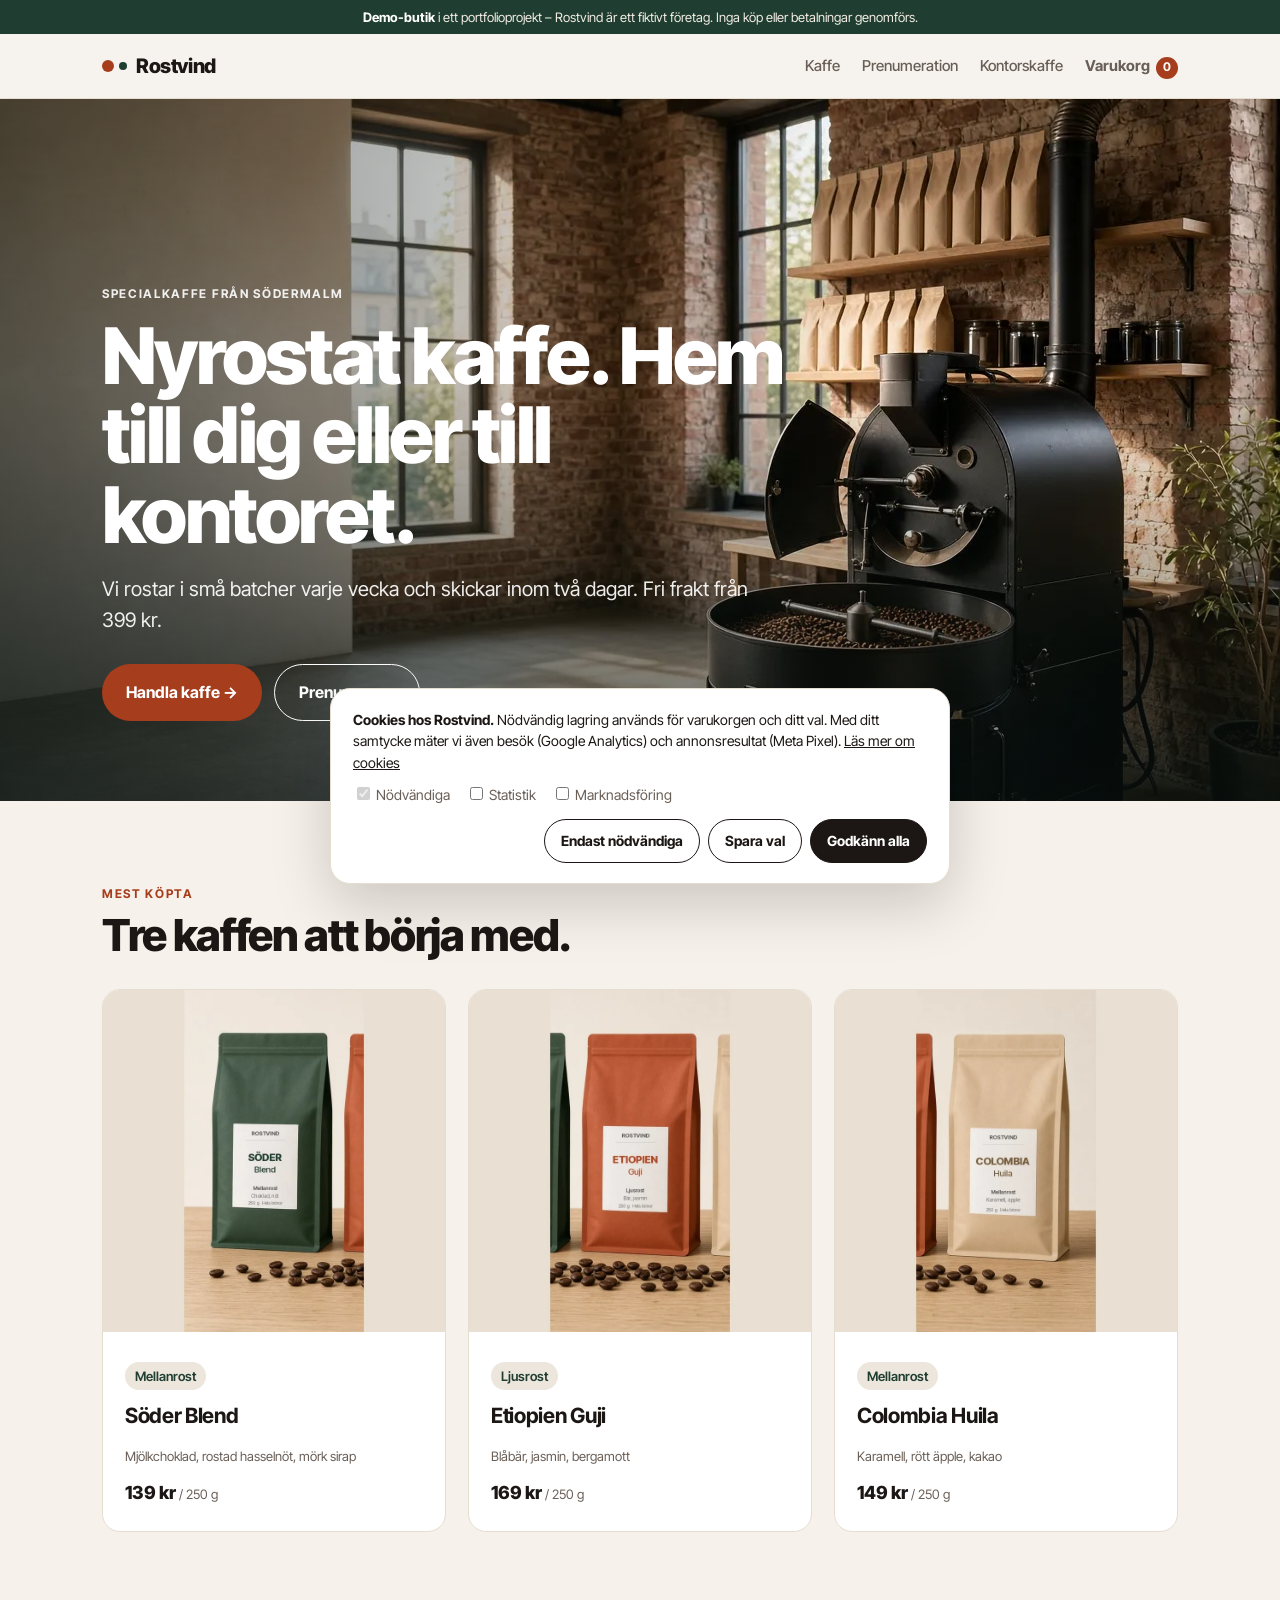
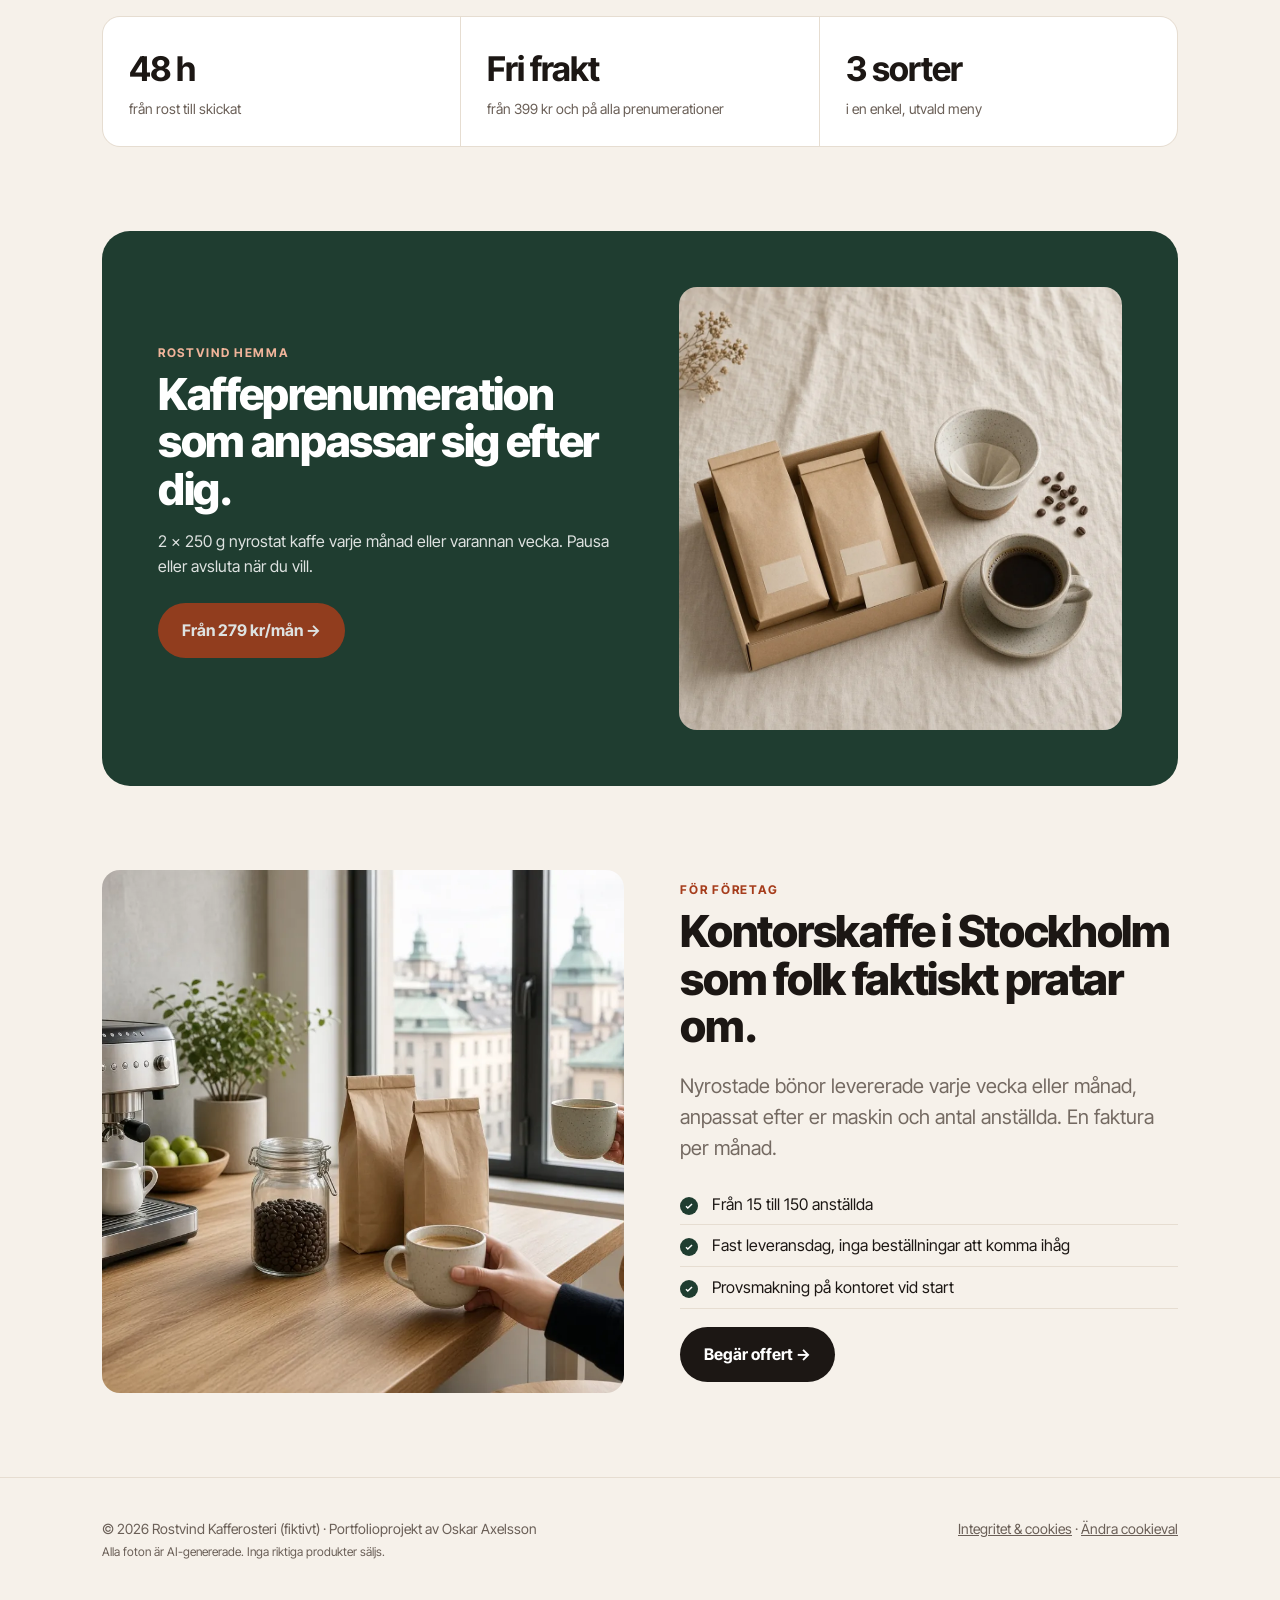
<file: index.html>
<!doctype html><html lang="sv"><head><meta charset="utf-8">
<meta name="viewport" content="width=device-width,initial-scale=1">
<title>Rostvind Kafferosteri – nyrostat specialkaffe från Södermalm</title><meta name="description" content="Nyrostat specialkaffe från Södermalm. Köp kaffebönor online, starta en kaffeprenumeration eller få kontorskaffe levererat i Stockholm. Fri frakt från 399 kr.">
<meta name="robots" content="index,follow"><link rel="canonical" href="https://oskaraxels.github.io/rostvind/">
<meta property="og:type" content="website"><meta property="og:locale" content="sv_SE"><meta property="og:site_name" content="Rostvind Kafferosteri">
<meta property="og:title" content="Rostvind Kafferosteri – nyrostat specialkaffe från Södermalm"><meta property="og:description" content="Nyrostat specialkaffe från Södermalm. Köp kaffebönor online, starta en kaffeprenumeration eller få kontorskaffe levererat i Stockholm. Fri frakt från 399 kr."><meta property="og:image" content="https://oskaraxels.github.io/rostvind/assets/img/og.jpg">
<meta name="twitter:card" content="summary_large_image"><meta name="theme-color" content="#1f3d30">
<link rel="icon" href="data:image/svg+xml,%3Csvg xmlns='http://www.w3.org/2000/svg' viewBox='0 0 32 32'%3E%3Cellipse cx='16' cy='16' rx='9' ry='12' fill='%23a63d1c' transform='rotate(30 16 16)'/%3E%3Cpath d='M11 8 C 20 14, 12 18, 21 24' stroke='%23fff' stroke-width='2' fill='none'/%3E%3C/svg%3E">
<link rel="preload" href="assets/fonts/InterTight.ttf" as="font" type="font/ttf" crossorigin>
<link rel="stylesheet" href="styles.css"><script type="application/ld+json">{"@context": "https://schema.org", "@graph": [{"@type": "WebSite", "@id": "https://oskaraxels.github.io/rostvind/#website", "url": "https://oskaraxels.github.io/rostvind/", "name": "Rostvind Kafferosteri", "inLanguage": "sv-SE"}, {"@type": ["Organization", "LocalBusiness"], "@id": "https://oskaraxels.github.io/rostvind/#org", "name": "Rostvind Kafferosteri", "url": "https://oskaraxels.github.io/rostvind/", "logo": "https://oskaraxels.github.io/rostvind/assets/img/og.jpg", "image": "https://oskaraxels.github.io/rostvind/assets/img/hero.jpg", "description": "Fiktivt kafferosteri på Södermalm (portfolioprojekt).", "priceRange": "139–529 kr", "address": {"@type": "PostalAddress", "addressLocality": "Stockholm", "addressRegion": "Stockholms län", "addressCountry": "SE"}, "areaServed": "Stockholm"}]}</script>
<script src="js/config.js"></script><script src="js/tracking.js"></script><script src="js/shop.js"></script>
</head><body>
<div class="demo-bar"><b>Demo-butik</b> i ett portfolioprojekt – Rostvind är ett fiktivt företag. Inga köp eller betalningar genomförs.</div>
<header class="site"><div class="wrap"><a class="logo" href="index.html"><i></i>Rostvind</a><nav><a href="butik.html" class="">Kaffe</a><a href="prenumeration.html" class="">Prenumeration</a><a href="kontor.html" class="">Kontorskaffe</a><a class="cart-link" href="varukorg.html" aria-label="Varukorg">Varukorg<span data-cart-count>0</span></a></nav></div></header>
<main><section class="hero" style="padding:0"><picture><source srcset="assets/img/hero.webp" type="image/webp"><img src="assets/img/hero.jpg" alt="Kafferostare i ett rosteri med tegelväggar och morgonljus" class="" fetchpriority="high" width="1600" height="900"></picture>
<div class="wrap"><div class="eyebrow">Specialkaffe från Södermalm</div><h1>Nyrostat kaffe. Hem till dig eller till kontoret.</h1>
<p class="lead">Vi rostar i små batcher varje vecka och skickar inom två dagar. Fri frakt från 399 kr.</p>
<p style="margin-top:28px;display:flex;gap:12px;flex-wrap:wrap"><a class="btn" href="butik.html" data-track="cta_click" data-label="Handla kaffe" data-location="hero">Handla kaffe →</a><a class="btn line" style="color:#fff;border-color:#fff" href="prenumeration.html" data-track="cta_click" data-label="Starta prenumeration" data-location="hero">Prenumerera</a></p></div></section>
<section><div class="wrap"><div class="eyebrow">Mest köpta</div><h2>Tre kaffen att börja med.</h2>
<div class="pgrid" style="margin-top:30px" data-item-list="home_bestsellers"><a class="card" href="soder-blend.html" data-slug="soder-blend"><picture><source srcset="assets/img/soder-blend.webp" type="image/webp"><img src="assets/img/soder-blend.jpg" alt="Söder Blend 250 g kaffebönor" class="sq" loading="lazy"></picture><div class="b"><div class="meta"><span class="pill">Mellanrost</span></div><h3>Söder Blend</h3><p class="note">Mjölkchoklad, rostad hasselnöt, mörk sirap</p><div class="price">139 kr <span class="note" style="font-weight:400">/ 250 g</span></div></div></a><a class="card" href="etiopien-guji.html" data-slug="etiopien-guji"><picture><source srcset="assets/img/etiopien-guji.webp" type="image/webp"><img src="assets/img/etiopien-guji.jpg" alt="Etiopien Guji 250 g kaffebönor" class="sq" loading="lazy"></picture><div class="b"><div class="meta"><span class="pill">Ljusrost</span></div><h3>Etiopien Guji</h3><p class="note">Blåbär, jasmin, bergamott</p><div class="price">169 kr <span class="note" style="font-weight:400">/ 250 g</span></div></div></a><a class="card" href="colombia-huila.html" data-slug="colombia-huila"><picture><source srcset="assets/img/colombia-huila.webp" type="image/webp"><img src="assets/img/colombia-huila.jpg" alt="Colombia Huila 250 g kaffebönor" class="sq" loading="lazy"></picture><div class="b"><div class="meta"><span class="pill">Mellanrost</span></div><h3>Colombia Huila</h3><p class="note">Karamell, rött äpple, kakao</p><div class="price">149 kr <span class="note" style="font-weight:400">/ 250 g</span></div></div></a></div></div></section>
<section style="padding-top:0"><div class="wrap"><div class="stats"><div><b>48 h</b><span>från rost till skickat</span></div><div><b>Fri frakt</b><span>från 399 kr och på alla prenumerationer</span></div><div><b>3 sorter</b><span>i en enkel, utvald meny</span></div></div></div></section>
<section style="padding-top:0"><div class="wrap"><div class="band split"><div><div class="eyebrow" style="color:#f0b49a">Rostvind Hemma</div><h2>Kaffeprenumeration som anpassar sig efter dig.</h2><p>2 × 250 g nyrostat kaffe varje månad eller varannan vecka. Pausa eller avsluta när du vill.</p>
<p style="margin-top:24px"><a class="btn" href="prenumeration.html" data-track="cta_click" data-label="Se prenumeration" data-location="home_band">Från 279 kr/mån →</a></p></div><picture><source srcset="assets/img/prenumeration.webp" type="image/webp"><img src="assets/img/prenumeration.jpg" alt="Prenumerationslåda med två kaffepåsar och en kopp kaffe" class="" loading="lazy"></picture></div></div></section>
<section style="padding-top:0"><div class="wrap split"><picture><source srcset="assets/img/kontor.webp" type="image/webp"><img src="assets/img/kontor.jpg" alt="Kontorskök med espressomaskin och kaffepåsar" class="" loading="lazy"></picture><div><div class="eyebrow">För företag</div><h2>Kontorskaffe i Stockholm som folk faktiskt pratar om.</h2><p class="lead" style="color:var(--muted)">Nyrostade bönor levererade varje vecka eller månad, anpassat efter er maskin och antal anställda. En faktura per månad.</p>
<ul class="check"><li>Från 15 till 150 anställda</li><li>Fast leveransdag, inga beställningar att komma ihåg</li><li>Provsmakning på kontoret vid start</li></ul><a class="btn dark" href="kontor.html" data-track="cta_click" data-label="Begär offert" data-location="home_b2b">Begär offert →</a></div></div></section></main>
<footer class="site"><div class="wrap"><span>© 2026 Rostvind Kafferosteri (fiktivt) · Portfolioprojekt av Oskar Axelsson<br><span class="ai-note">Alla foton är AI-genererade. Inga riktiga produkter säljs.</span></span><span><a href="integritet.html">Integritet &amp; cookies</a> · <button onclick="rvOpenConsent()">Ändra cookieval</button></span></div></footer>
</body></html>
</file>
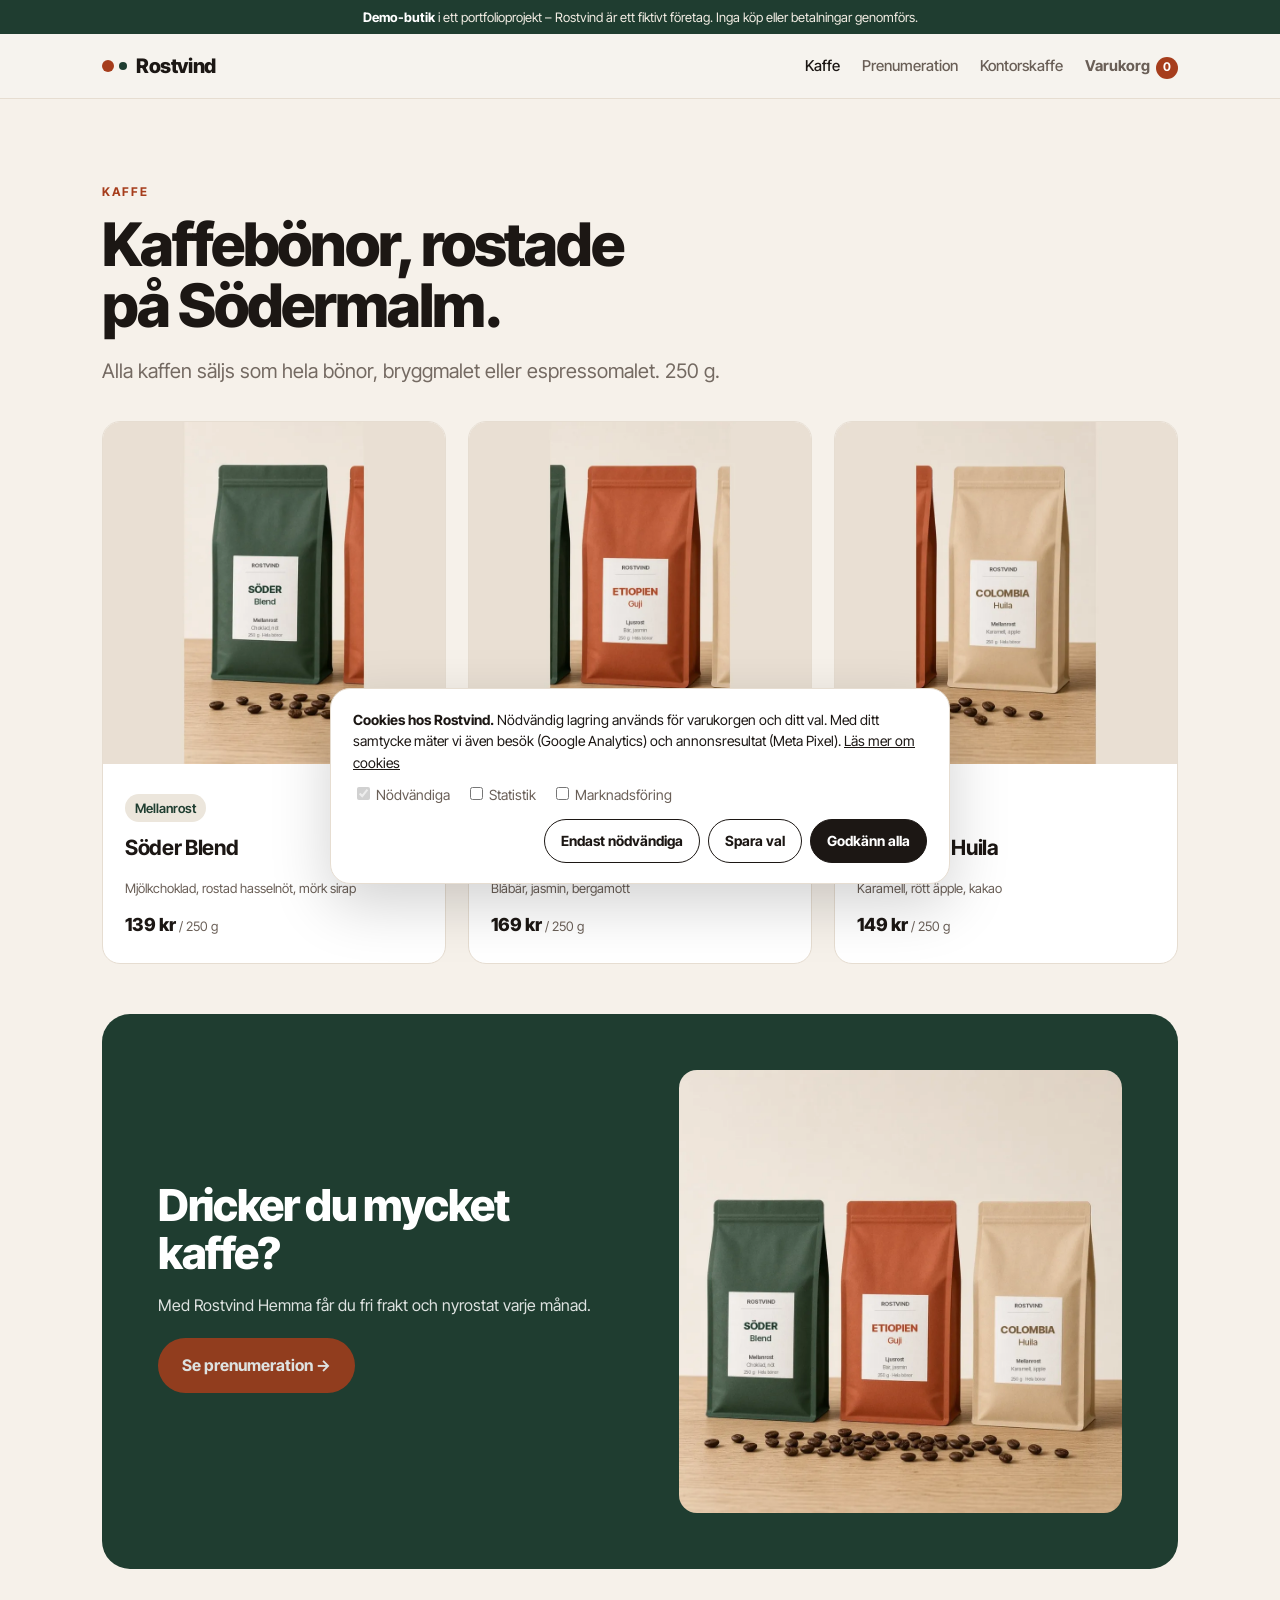
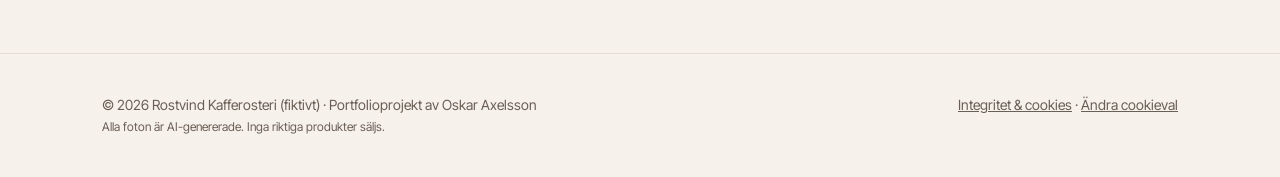
<file: butik.html>
<!doctype html><html lang="sv"><head><meta charset="utf-8">
<meta name="viewport" content="width=device-width,initial-scale=1">
<title>Köp kaffebönor online – specialkaffe från Södermalm | Rostvind</title><meta name="description" content="Köp kaffebönor online: Söder Blend, Etiopien Guji och Colombia Huila. Nyrostat specialkaffe från Södermalm, hela bönor eller malet. Fri frakt från 399 kr.">
<meta name="robots" content="index,follow"><link rel="canonical" href="https://oskaraxels.github.io/rostvind/butik.html">
<meta property="og:type" content="website"><meta property="og:locale" content="sv_SE"><meta property="og:site_name" content="Rostvind Kafferosteri">
<meta property="og:title" content="Köp kaffebönor online – specialkaffe från Södermalm | Rostvind"><meta property="og:description" content="Köp kaffebönor online: Söder Blend, Etiopien Guji och Colombia Huila. Nyrostat specialkaffe från Södermalm, hela bönor eller malet. Fri frakt från 399 kr."><meta property="og:image" content="https://oskaraxels.github.io/rostvind/assets/img/og.jpg">
<meta name="twitter:card" content="summary_large_image"><meta name="theme-color" content="#1f3d30">
<link rel="icon" href="data:image/svg+xml,%3Csvg xmlns='http://www.w3.org/2000/svg' viewBox='0 0 32 32'%3E%3Cellipse cx='16' cy='16' rx='9' ry='12' fill='%23a63d1c' transform='rotate(30 16 16)'/%3E%3Cpath d='M11 8 C 20 14, 12 18, 21 24' stroke='%23fff' stroke-width='2' fill='none'/%3E%3C/svg%3E">
<link rel="preload" href="assets/fonts/InterTight.ttf" as="font" type="font/ttf" crossorigin>
<link rel="stylesheet" href="styles.css"><script type="application/ld+json">{"@context": "https://schema.org", "@type": "ItemList", "itemListElement": [{"@type": "ListItem", "position": 1, "url": "https://oskaraxels.github.io/rostvind/soder-blend.html", "name": "Söder Blend"}, {"@type": "ListItem", "position": 2, "url": "https://oskaraxels.github.io/rostvind/etiopien-guji.html", "name": "Etiopien Guji"}, {"@type": "ListItem", "position": 3, "url": "https://oskaraxels.github.io/rostvind/colombia-huila.html", "name": "Colombia Huila"}]}</script>
<script src="js/config.js"></script><script src="js/tracking.js"></script><script src="js/shop.js"></script>
</head><body>
<div class="demo-bar"><b>Demo-butik</b> i ett portfolioprojekt – Rostvind är ett fiktivt företag. Inga köp eller betalningar genomförs.</div>
<header class="site"><div class="wrap"><a class="logo" href="index.html"><i></i>Rostvind</a><nav><a href="butik.html" class="on">Kaffe</a><a href="prenumeration.html" class="">Prenumeration</a><a href="kontor.html" class="">Kontorskaffe</a><a class="cart-link" href="varukorg.html" aria-label="Varukorg">Varukorg<span data-cart-count>0</span></a></nav></div></header>
<main><section><div class="wrap"><div class="eyebrow">Kaffe</div><h1 style="font-size:clamp(36px,5vw,60px)">Kaffebönor, rostade på Södermalm.</h1><p class="lead" style="color:var(--muted)">Alla kaffen säljs som hela bönor, bryggmalet eller espressomalet. 250 g.</p>
<div class="pgrid" style="margin-top:34px" data-item-list="butik_alla"><a class="card" href="soder-blend.html" data-slug="soder-blend"><picture><source srcset="assets/img/soder-blend.webp" type="image/webp"><img src="assets/img/soder-blend.jpg" alt="Söder Blend 250 g kaffebönor" class="sq" loading="lazy"></picture><div class="b"><div class="meta"><span class="pill">Mellanrost</span></div><h3>Söder Blend</h3><p class="note">Mjölkchoklad, rostad hasselnöt, mörk sirap</p><div class="price">139 kr <span class="note" style="font-weight:400">/ 250 g</span></div></div></a><a class="card" href="etiopien-guji.html" data-slug="etiopien-guji"><picture><source srcset="assets/img/etiopien-guji.webp" type="image/webp"><img src="assets/img/etiopien-guji.jpg" alt="Etiopien Guji 250 g kaffebönor" class="sq" loading="lazy"></picture><div class="b"><div class="meta"><span class="pill">Ljusrost</span></div><h3>Etiopien Guji</h3><p class="note">Blåbär, jasmin, bergamott</p><div class="price">169 kr <span class="note" style="font-weight:400">/ 250 g</span></div></div></a><a class="card" href="colombia-huila.html" data-slug="colombia-huila"><picture><source srcset="assets/img/colombia-huila.webp" type="image/webp"><img src="assets/img/colombia-huila.jpg" alt="Colombia Huila 250 g kaffebönor" class="sq" loading="lazy"></picture><div class="b"><div class="meta"><span class="pill">Mellanrost</span></div><h3>Colombia Huila</h3><p class="note">Karamell, rött äpple, kakao</p><div class="price">149 kr <span class="note" style="font-weight:400">/ 250 g</span></div></div></a></div>
<div class="band split" style="margin-top:50px"><div><h2>Dricker du mycket kaffe?</h2><p>Med Rostvind Hemma får du fri frakt och nyrostat varje månad.</p><p style="margin-top:20px"><a class="btn" href="prenumeration.html" data-track="cta_click" data-label="Prenumeration från butik" data-location="shop_band">Se prenumeration →</a></p></div><picture><source srcset="assets/img/trio.webp" type="image/webp"><img src="assets/img/trio.jpg" alt="Tre kaffepåsar från Rostvind" class="" loading="lazy"></picture></div></div></section></main>
<footer class="site"><div class="wrap"><span>© 2026 Rostvind Kafferosteri (fiktivt) · Portfolioprojekt av Oskar Axelsson<br><span class="ai-note">Alla foton är AI-genererade. Inga riktiga produkter säljs.</span></span><span><a href="integritet.html">Integritet &amp; cookies</a> · <button onclick="rvOpenConsent()">Ändra cookieval</button></span></div></footer>
</body></html>
</file>
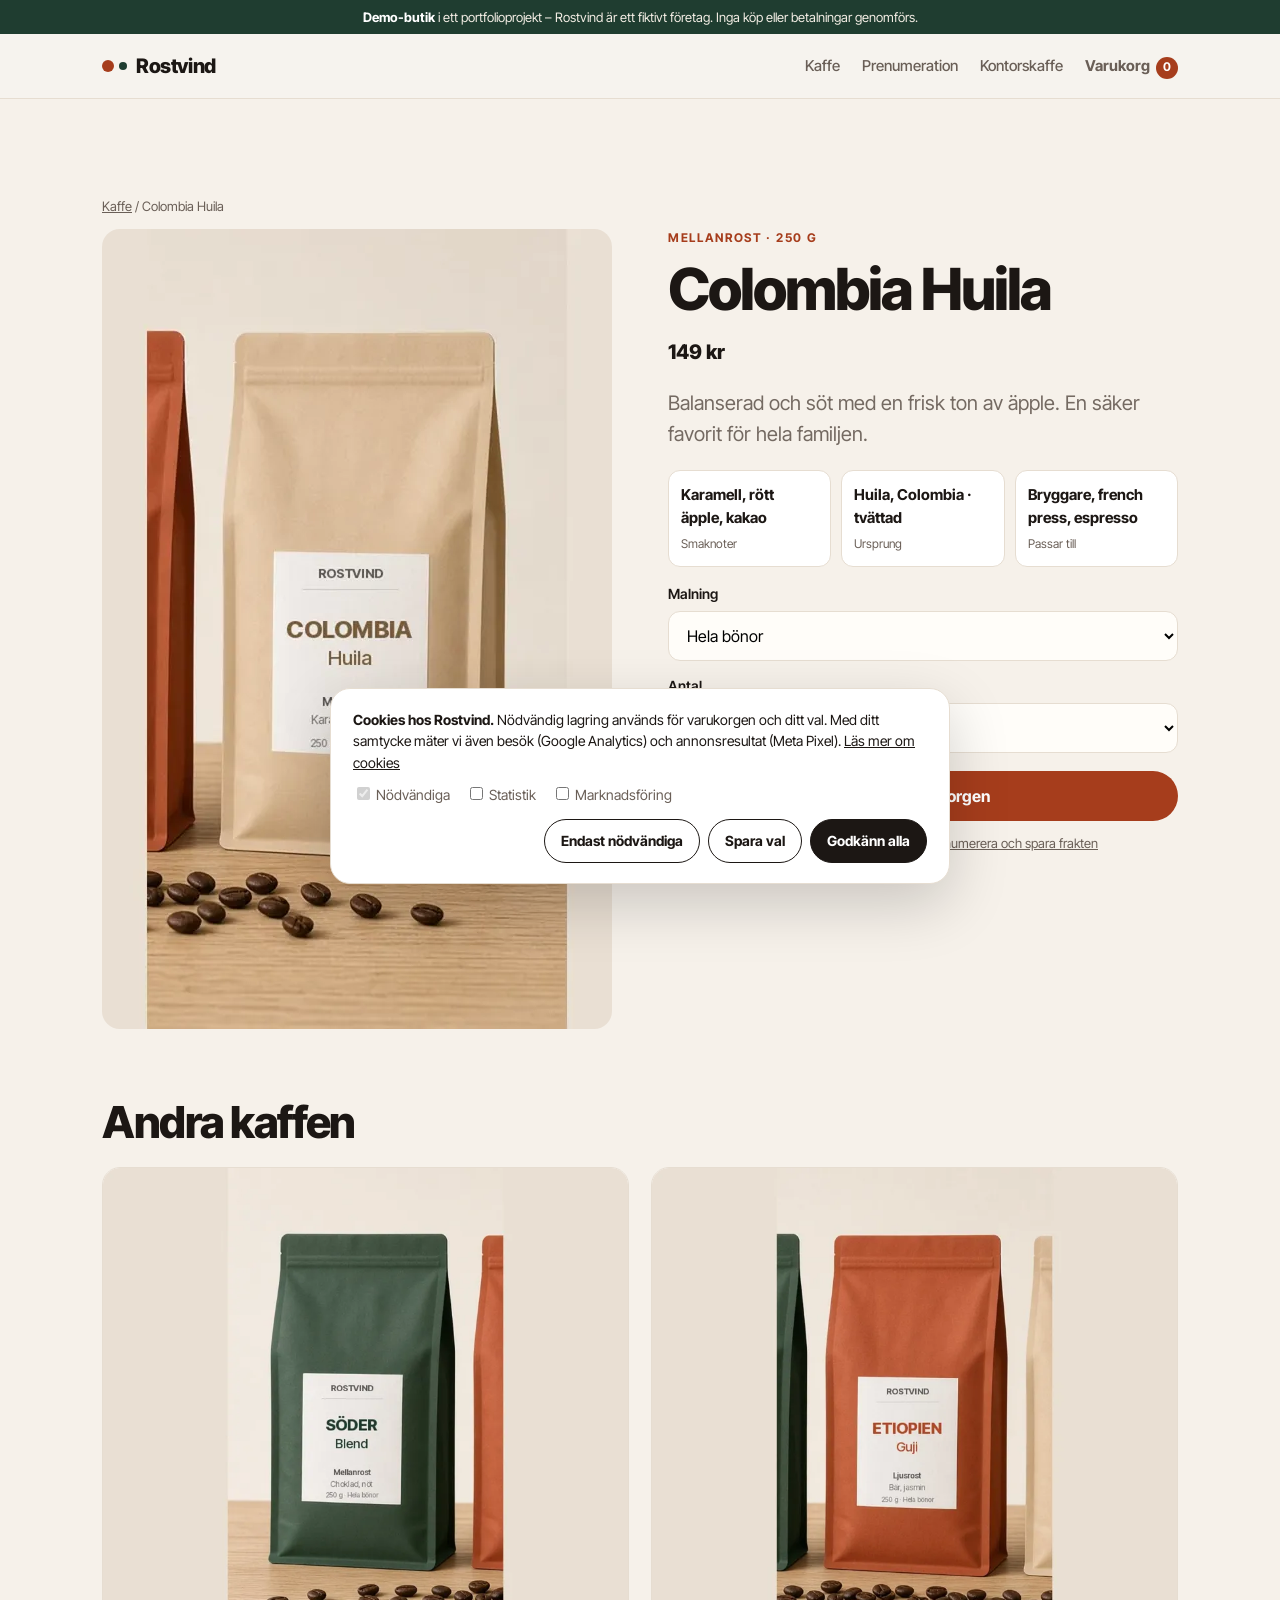
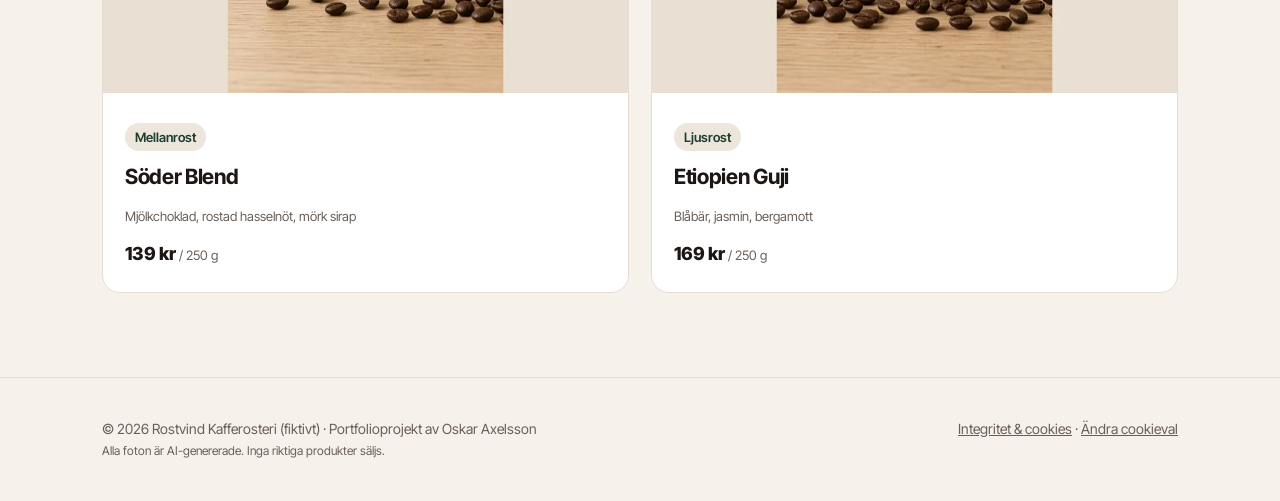
<file: colombia-huila.html>
<!doctype html><html lang="sv"><head><meta charset="utf-8">
<meta name="viewport" content="width=device-width,initial-scale=1">
<title>Colombia Huila – mellanrost, 250 g kaffebönor | Rostvind</title><meta name="description" content="Colombia Huila: mellanrost med toner av karamell, rött äpple, kakao. Nyrostat specialkaffe från Södermalm, 250 g. 149 kr.">
<meta name="robots" content="index,follow"><link rel="canonical" href="https://oskaraxels.github.io/rostvind/colombia-huila.html">
<meta property="og:type" content="website"><meta property="og:locale" content="sv_SE"><meta property="og:site_name" content="Rostvind Kafferosteri">
<meta property="og:title" content="Colombia Huila – mellanrost, 250 g kaffebönor | Rostvind"><meta property="og:description" content="Colombia Huila: mellanrost med toner av karamell, rött äpple, kakao. Nyrostat specialkaffe från Södermalm, 250 g. 149 kr."><meta property="og:image" content="https://oskaraxels.github.io/rostvind/assets/img/og.jpg">
<meta name="twitter:card" content="summary_large_image"><meta name="theme-color" content="#1f3d30">
<link rel="icon" href="data:image/svg+xml,%3Csvg xmlns='http://www.w3.org/2000/svg' viewBox='0 0 32 32'%3E%3Cellipse cx='16' cy='16' rx='9' ry='12' fill='%23a63d1c' transform='rotate(30 16 16)'/%3E%3Cpath d='M11 8 C 20 14, 12 18, 21 24' stroke='%23fff' stroke-width='2' fill='none'/%3E%3C/svg%3E">
<link rel="preload" href="assets/fonts/InterTight.ttf" as="font" type="font/ttf" crossorigin>
<link rel="stylesheet" href="styles.css"><script type="application/ld+json">{"@context": "https://schema.org", "@type": "Product", "name": "Colombia Huila 250 g", "sku": "RV-COLOMBIA-HUILA", "image": "https://oskaraxels.github.io/rostvind/assets/img/colombia-huila.jpg", "description": "Balanserad och söt med en frisk ton av äpple. En säker favorit för hela familjen.", "brand": {"@type": "Brand", "name": "Rostvind"}, "offers": {"@type": "Offer", "price": "149", "priceCurrency": "SEK", "availability": "https://schema.org/InStock", "url": "https://oskaraxels.github.io/rostvind/colombia-huila.html", "seller": {"@id": "https://oskaraxels.github.io/rostvind/#org"}, "shippingDetails": {"@type": "OfferShippingDetails", "shippingRate": {"@type": "MonetaryAmount", "value": "49", "currency": "SEK"}, "shippingDestination": {"@type": "DefinedRegion", "addressCountry": "SE"}}}}</script><script type="application/ld+json">{"@context": "https://schema.org", "@type": "BreadcrumbList", "itemListElement": [{"@type": "ListItem", "position": 1, "name": "Kaffe", "item": "https://oskaraxels.github.io/rostvind/butik.html"}, {"@type": "ListItem", "position": 2, "name": "Colombia Huila", "item": "https://oskaraxels.github.io/rostvind/colombia-huila.html"}]}</script>
<script src="js/config.js"></script><script src="js/tracking.js"></script><script src="js/shop.js"></script>
</head><body>
<div class="demo-bar"><b>Demo-butik</b> i ett portfolioprojekt – Rostvind är ett fiktivt företag. Inga köp eller betalningar genomförs.</div>
<header class="site"><div class="wrap"><a class="logo" href="index.html"><i></i>Rostvind</a><nav><a href="butik.html" class="">Kaffe</a><a href="prenumeration.html" class="">Prenumeration</a><a href="kontor.html" class="">Kontorskaffe</a><a class="cart-link" href="varukorg.html" aria-label="Varukorg">Varukorg<span data-cart-count>0</span></a></nav></div></header>
<main><section><div class="wrap"><p class="note"><a href="butik.html">Kaffe</a> / Colombia Huila</p>
<div class="pd" data-product="colombia-huila"><picture><source srcset="assets/img/colombia-huila.webp" type="image/webp"><img src="assets/img/colombia-huila.jpg" alt="Colombia Huila 250 g" class="" fetchpriority="high" width="800" height="800"></picture>
<div><div class="eyebrow">Mellanrost · 250 g</div><h1 style="font-size:clamp(36px,5vw,58px)">Colombia Huila</h1><div class="price">149 kr</div>
<p class="lead" style="color:var(--muted)">Balanserad och söt med en frisk ton av äpple. En säker favorit för hela familjen.</p>
<div class="facts"><div><b style="font-size:15px">Karamell, rött äpple, kakao</b><span>Smaknoter</span></div><div><b style="font-size:15px">Huila, Colombia · tvättad</b><span>Ursprung</span></div><div><b style="font-size:15px">Bryggare, french press, espresso</b><span>Passar till</span></div></div>
<form class="opt"><label for="grind">Malning</label><select id="grind" name="grind"><option>Hela bönor</option><option>Bryggmalet</option><option>Espressomalet</option></select>
<label for="qty">Antal</label><select id="qty" name="qty"><option>1</option><option>2</option><option>3</option><option>4</option></select>
<button class="btn" type="submit" style="width:100%;justify-content:center;margin-top:18px">Lägg i varukorgen</button></form>
<p class="note" style="margin-top:12px">Skickas inom 2 vardagar · Fri frakt från 399 kr · <a href="prenumeration.html" data-track="cta_click" data-label="Prenumerera på Colombia Huila" data-location="pdp">Prenumerera och spara frakten</a></p></div></div>
<h2 style="margin-top:70px">Andra kaffen</h2><div class="pgrid" style="grid-template-columns:repeat(2,1fr);margin-top:20px" data-item-list="pdp_related_colombia-huila"><a class="card" href="soder-blend.html" data-slug="soder-blend"><picture><source srcset="assets/img/soder-blend.webp" type="image/webp"><img src="assets/img/soder-blend.jpg" alt="Söder Blend 250 g kaffebönor" class="sq" loading="lazy"></picture><div class="b"><div class="meta"><span class="pill">Mellanrost</span></div><h3>Söder Blend</h3><p class="note">Mjölkchoklad, rostad hasselnöt, mörk sirap</p><div class="price">139 kr <span class="note" style="font-weight:400">/ 250 g</span></div></div></a><a class="card" href="etiopien-guji.html" data-slug="etiopien-guji"><picture><source srcset="assets/img/etiopien-guji.webp" type="image/webp"><img src="assets/img/etiopien-guji.jpg" alt="Etiopien Guji 250 g kaffebönor" class="sq" loading="lazy"></picture><div class="b"><div class="meta"><span class="pill">Ljusrost</span></div><h3>Etiopien Guji</h3><p class="note">Blåbär, jasmin, bergamott</p><div class="price">169 kr <span class="note" style="font-weight:400">/ 250 g</span></div></div></a></div></div></section></main>
<footer class="site"><div class="wrap"><span>© 2026 Rostvind Kafferosteri (fiktivt) · Portfolioprojekt av Oskar Axelsson<br><span class="ai-note">Alla foton är AI-genererade. Inga riktiga produkter säljs.</span></span><span><a href="integritet.html">Integritet &amp; cookies</a> · <button onclick="rvOpenConsent()">Ändra cookieval</button></span></div></footer>
</body></html>
</file>
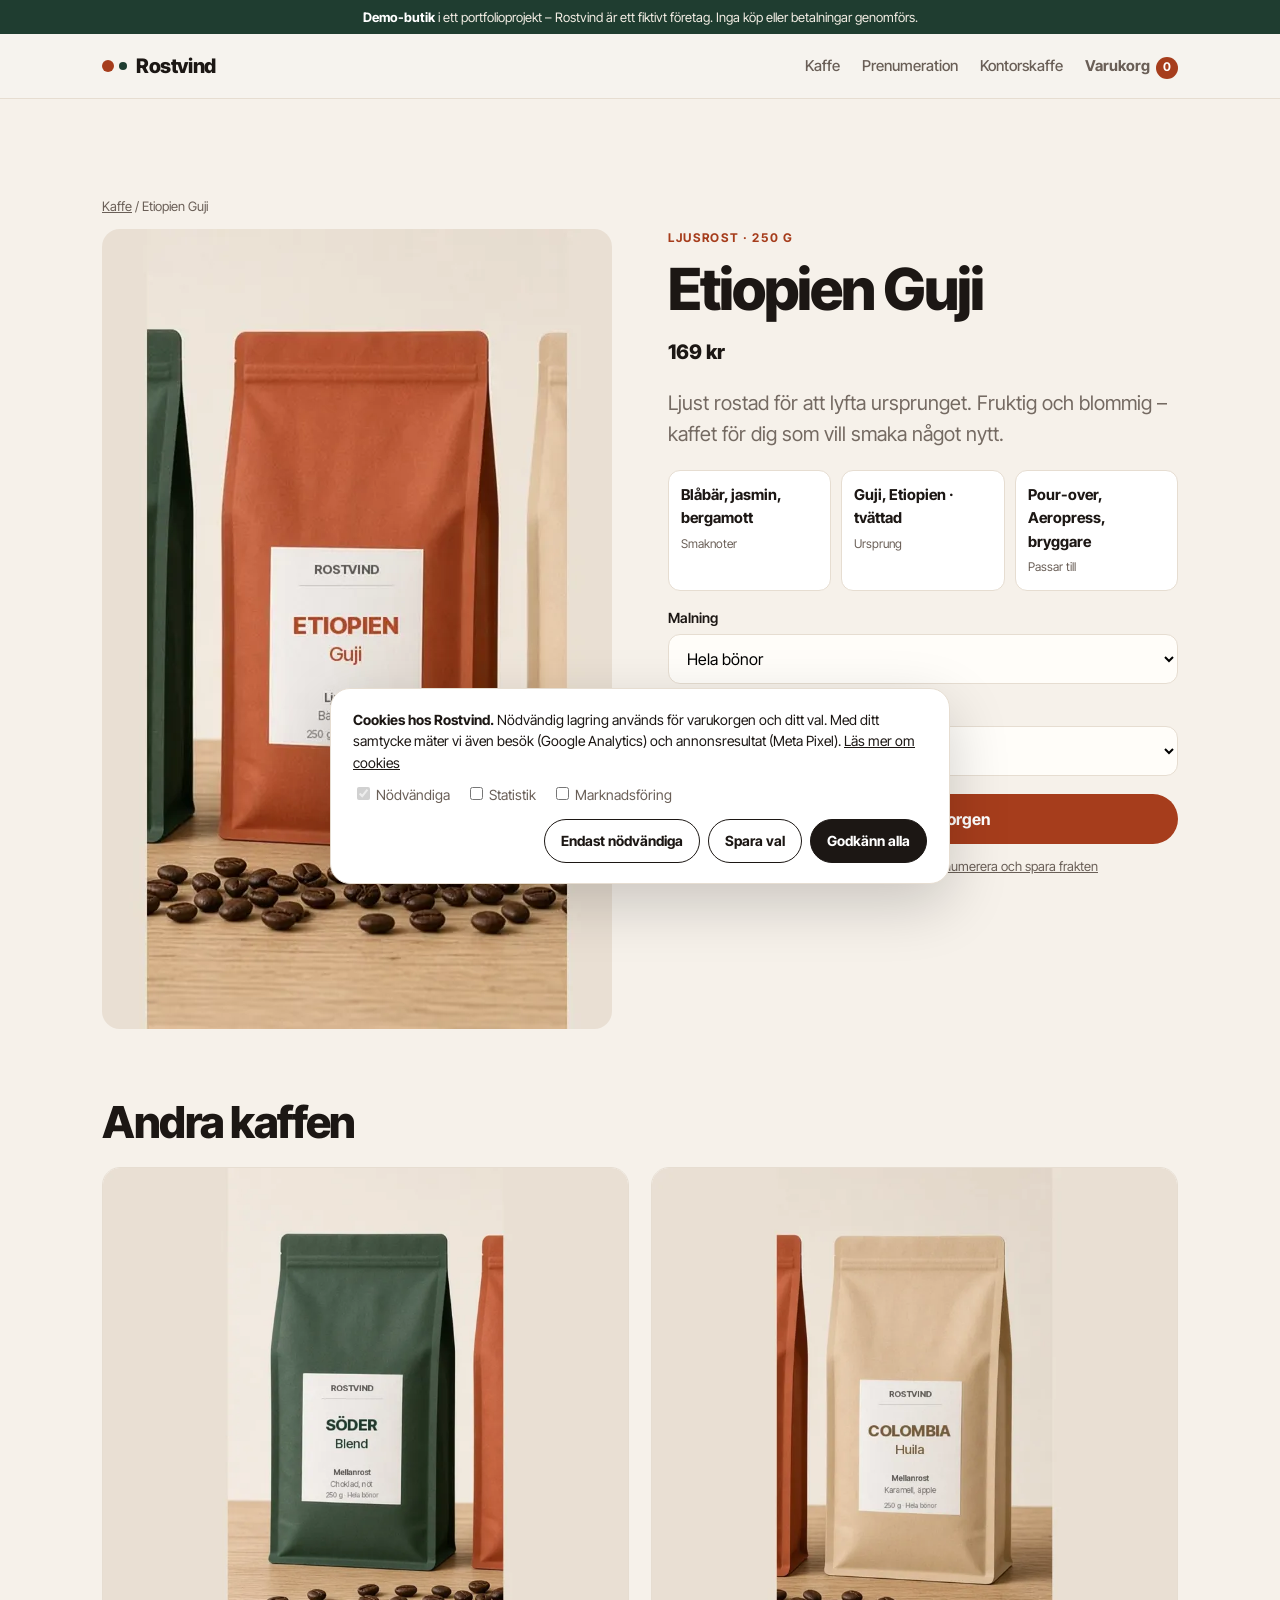
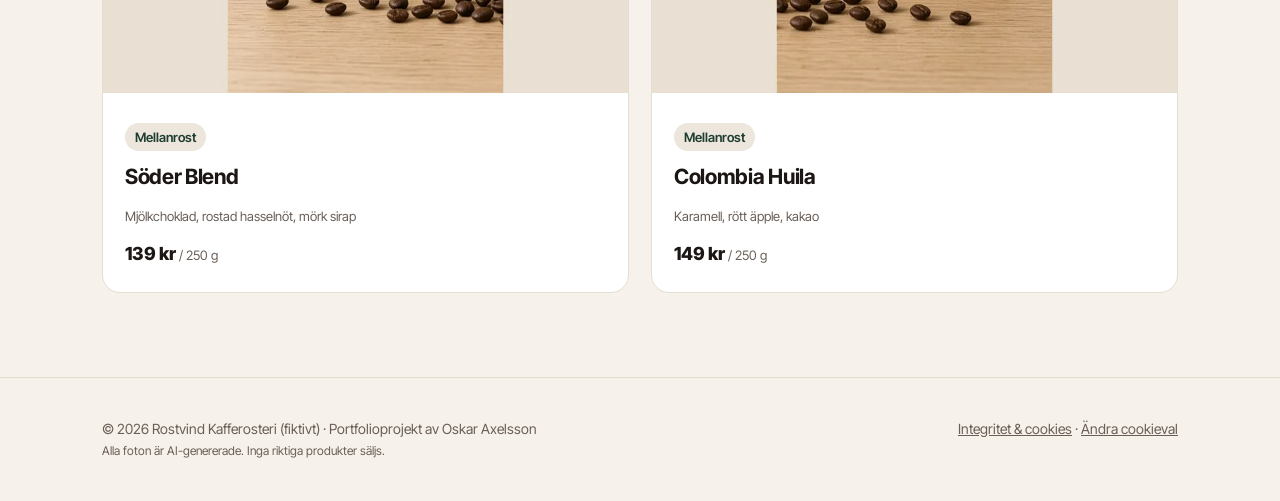
<file: etiopien-guji.html>
<!doctype html><html lang="sv"><head><meta charset="utf-8">
<meta name="viewport" content="width=device-width,initial-scale=1">
<title>Etiopien Guji – ljusrost, 250 g kaffebönor | Rostvind</title><meta name="description" content="Etiopien Guji: ljusrost med toner av blåbär, jasmin, bergamott. Nyrostat specialkaffe från Södermalm, 250 g. 169 kr.">
<meta name="robots" content="index,follow"><link rel="canonical" href="https://oskaraxels.github.io/rostvind/etiopien-guji.html">
<meta property="og:type" content="website"><meta property="og:locale" content="sv_SE"><meta property="og:site_name" content="Rostvind Kafferosteri">
<meta property="og:title" content="Etiopien Guji – ljusrost, 250 g kaffebönor | Rostvind"><meta property="og:description" content="Etiopien Guji: ljusrost med toner av blåbär, jasmin, bergamott. Nyrostat specialkaffe från Södermalm, 250 g. 169 kr."><meta property="og:image" content="https://oskaraxels.github.io/rostvind/assets/img/og.jpg">
<meta name="twitter:card" content="summary_large_image"><meta name="theme-color" content="#1f3d30">
<link rel="icon" href="data:image/svg+xml,%3Csvg xmlns='http://www.w3.org/2000/svg' viewBox='0 0 32 32'%3E%3Cellipse cx='16' cy='16' rx='9' ry='12' fill='%23a63d1c' transform='rotate(30 16 16)'/%3E%3Cpath d='M11 8 C 20 14, 12 18, 21 24' stroke='%23fff' stroke-width='2' fill='none'/%3E%3C/svg%3E">
<link rel="preload" href="assets/fonts/InterTight.ttf" as="font" type="font/ttf" crossorigin>
<link rel="stylesheet" href="styles.css"><script type="application/ld+json">{"@context": "https://schema.org", "@type": "Product", "name": "Etiopien Guji 250 g", "sku": "RV-ETIOPIEN-GUJI", "image": "https://oskaraxels.github.io/rostvind/assets/img/etiopien-guji.jpg", "description": "Ljust rostad för att lyfta ursprunget. Fruktig och blommig – kaffet för dig som vill smaka något nytt.", "brand": {"@type": "Brand", "name": "Rostvind"}, "offers": {"@type": "Offer", "price": "169", "priceCurrency": "SEK", "availability": "https://schema.org/InStock", "url": "https://oskaraxels.github.io/rostvind/etiopien-guji.html", "seller": {"@id": "https://oskaraxels.github.io/rostvind/#org"}, "shippingDetails": {"@type": "OfferShippingDetails", "shippingRate": {"@type": "MonetaryAmount", "value": "49", "currency": "SEK"}, "shippingDestination": {"@type": "DefinedRegion", "addressCountry": "SE"}}}}</script><script type="application/ld+json">{"@context": "https://schema.org", "@type": "BreadcrumbList", "itemListElement": [{"@type": "ListItem", "position": 1, "name": "Kaffe", "item": "https://oskaraxels.github.io/rostvind/butik.html"}, {"@type": "ListItem", "position": 2, "name": "Etiopien Guji", "item": "https://oskaraxels.github.io/rostvind/etiopien-guji.html"}]}</script>
<script src="js/config.js"></script><script src="js/tracking.js"></script><script src="js/shop.js"></script>
</head><body>
<div class="demo-bar"><b>Demo-butik</b> i ett portfolioprojekt – Rostvind är ett fiktivt företag. Inga köp eller betalningar genomförs.</div>
<header class="site"><div class="wrap"><a class="logo" href="index.html"><i></i>Rostvind</a><nav><a href="butik.html" class="">Kaffe</a><a href="prenumeration.html" class="">Prenumeration</a><a href="kontor.html" class="">Kontorskaffe</a><a class="cart-link" href="varukorg.html" aria-label="Varukorg">Varukorg<span data-cart-count>0</span></a></nav></div></header>
<main><section><div class="wrap"><p class="note"><a href="butik.html">Kaffe</a> / Etiopien Guji</p>
<div class="pd" data-product="etiopien-guji"><picture><source srcset="assets/img/etiopien-guji.webp" type="image/webp"><img src="assets/img/etiopien-guji.jpg" alt="Etiopien Guji 250 g" class="" fetchpriority="high" width="800" height="800"></picture>
<div><div class="eyebrow">Ljusrost · 250 g</div><h1 style="font-size:clamp(36px,5vw,58px)">Etiopien Guji</h1><div class="price">169 kr</div>
<p class="lead" style="color:var(--muted)">Ljust rostad för att lyfta ursprunget. Fruktig och blommig – kaffet för dig som vill smaka något nytt.</p>
<div class="facts"><div><b style="font-size:15px">Blåbär, jasmin, bergamott</b><span>Smaknoter</span></div><div><b style="font-size:15px">Guji, Etiopien · tvättad</b><span>Ursprung</span></div><div><b style="font-size:15px">Pour-over, Aeropress, bryggare</b><span>Passar till</span></div></div>
<form class="opt"><label for="grind">Malning</label><select id="grind" name="grind"><option>Hela bönor</option><option>Bryggmalet</option><option>Espressomalet</option></select>
<label for="qty">Antal</label><select id="qty" name="qty"><option>1</option><option>2</option><option>3</option><option>4</option></select>
<button class="btn" type="submit" style="width:100%;justify-content:center;margin-top:18px">Lägg i varukorgen</button></form>
<p class="note" style="margin-top:12px">Skickas inom 2 vardagar · Fri frakt från 399 kr · <a href="prenumeration.html" data-track="cta_click" data-label="Prenumerera på Etiopien Guji" data-location="pdp">Prenumerera och spara frakten</a></p></div></div>
<h2 style="margin-top:70px">Andra kaffen</h2><div class="pgrid" style="grid-template-columns:repeat(2,1fr);margin-top:20px" data-item-list="pdp_related_etiopien-guji"><a class="card" href="soder-blend.html" data-slug="soder-blend"><picture><source srcset="assets/img/soder-blend.webp" type="image/webp"><img src="assets/img/soder-blend.jpg" alt="Söder Blend 250 g kaffebönor" class="sq" loading="lazy"></picture><div class="b"><div class="meta"><span class="pill">Mellanrost</span></div><h3>Söder Blend</h3><p class="note">Mjölkchoklad, rostad hasselnöt, mörk sirap</p><div class="price">139 kr <span class="note" style="font-weight:400">/ 250 g</span></div></div></a><a class="card" href="colombia-huila.html" data-slug="colombia-huila"><picture><source srcset="assets/img/colombia-huila.webp" type="image/webp"><img src="assets/img/colombia-huila.jpg" alt="Colombia Huila 250 g kaffebönor" class="sq" loading="lazy"></picture><div class="b"><div class="meta"><span class="pill">Mellanrost</span></div><h3>Colombia Huila</h3><p class="note">Karamell, rött äpple, kakao</p><div class="price">149 kr <span class="note" style="font-weight:400">/ 250 g</span></div></div></a></div></div></section></main>
<footer class="site"><div class="wrap"><span>© 2026 Rostvind Kafferosteri (fiktivt) · Portfolioprojekt av Oskar Axelsson<br><span class="ai-note">Alla foton är AI-genererade. Inga riktiga produkter säljs.</span></span><span><a href="integritet.html">Integritet &amp; cookies</a> · <button onclick="rvOpenConsent()">Ändra cookieval</button></span></div></footer>
</body></html>
</file>
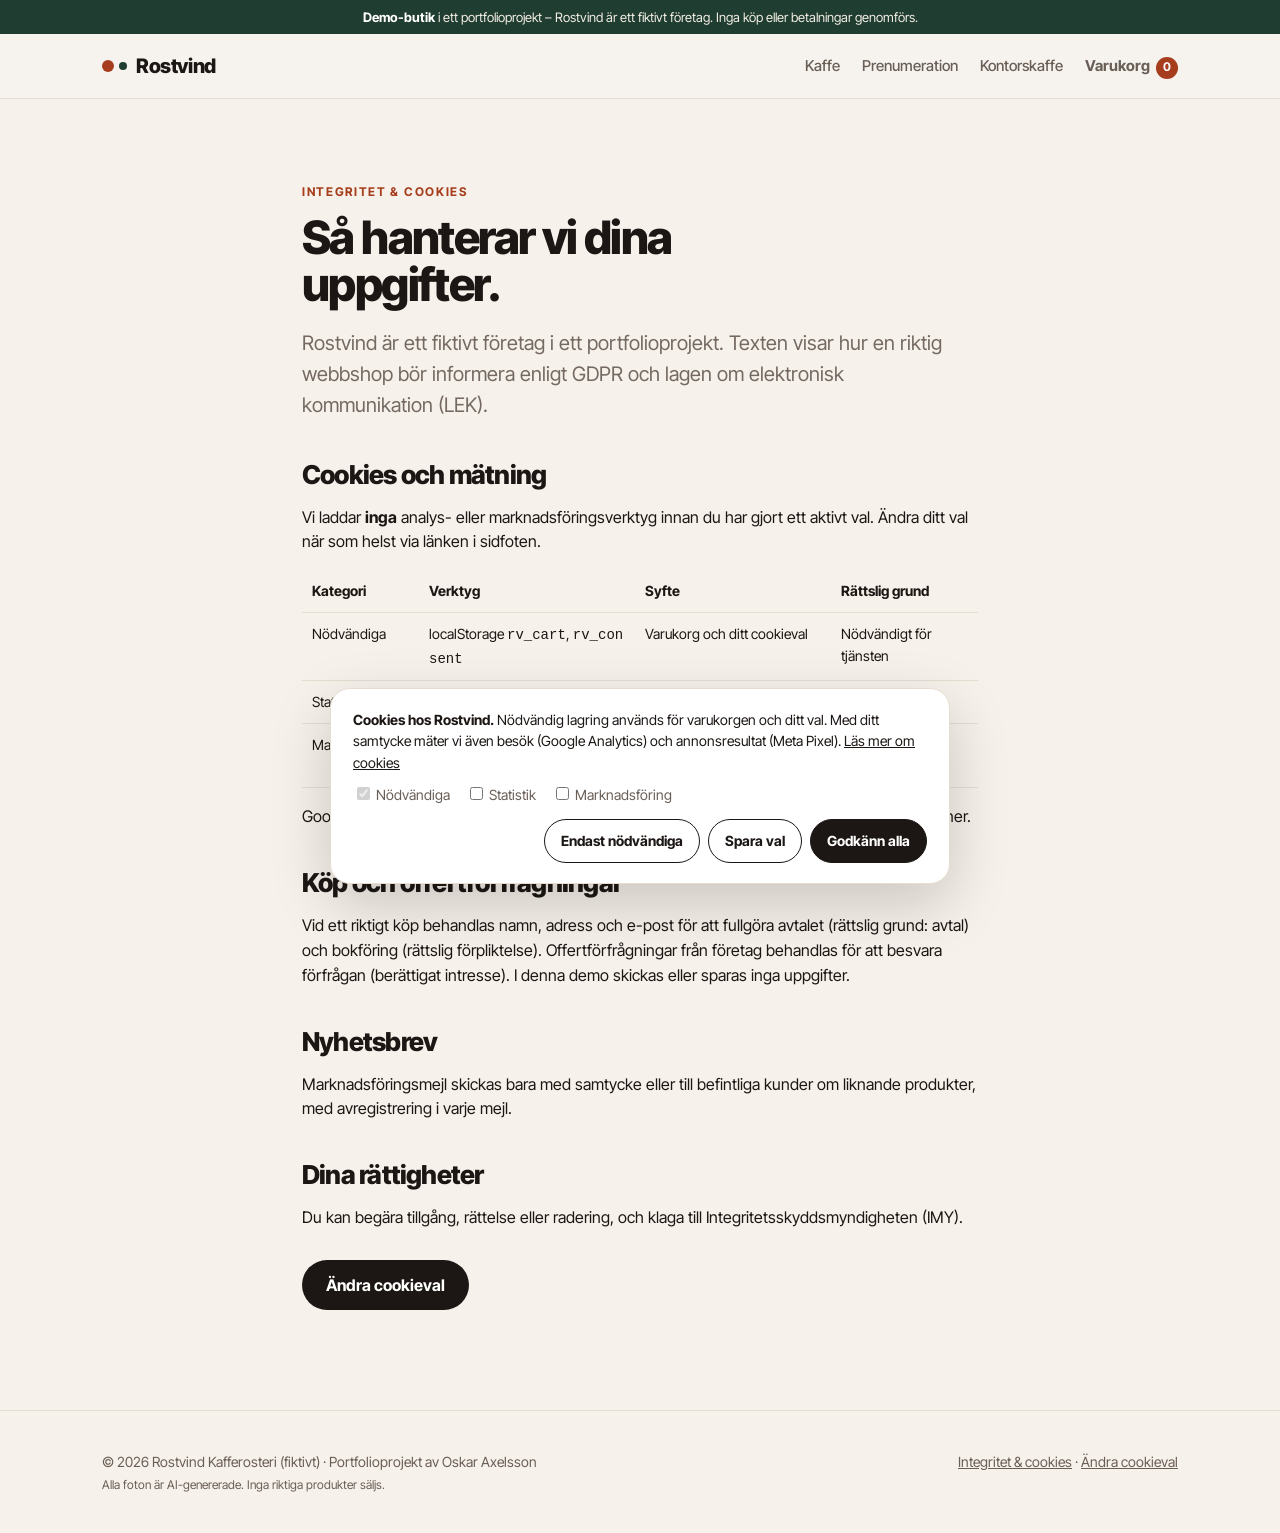
<file: integritet.html>
<!doctype html><html lang="sv"><head><meta charset="utf-8">
<meta name="viewport" content="width=device-width,initial-scale=1">
<title>Integritet & cookies | Rostvind</title><meta name="description" content="Hur Rostvind hanterar cookies, samtycke, Google Analytics, Meta Pixel och personuppgifter enligt GDPR.">
<meta name="robots" content="index,follow"><link rel="canonical" href="https://oskaraxels.github.io/rostvind/integritet.html">
<meta property="og:type" content="website"><meta property="og:locale" content="sv_SE"><meta property="og:site_name" content="Rostvind Kafferosteri">
<meta property="og:title" content="Integritet & cookies | Rostvind"><meta property="og:description" content="Hur Rostvind hanterar cookies, samtycke, Google Analytics, Meta Pixel och personuppgifter enligt GDPR."><meta property="og:image" content="https://oskaraxels.github.io/rostvind/assets/img/og.jpg">
<meta name="twitter:card" content="summary_large_image"><meta name="theme-color" content="#1f3d30">
<link rel="icon" href="data:image/svg+xml,%3Csvg xmlns='http://www.w3.org/2000/svg' viewBox='0 0 32 32'%3E%3Cellipse cx='16' cy='16' rx='9' ry='12' fill='%23a63d1c' transform='rotate(30 16 16)'/%3E%3Cpath d='M11 8 C 20 14, 12 18, 21 24' stroke='%23fff' stroke-width='2' fill='none'/%3E%3C/svg%3E">
<link rel="preload" href="assets/fonts/InterTight.ttf" as="font" type="font/ttf" crossorigin>
<link rel="stylesheet" href="styles.css">
<script src="js/config.js"></script><script src="js/tracking.js"></script><script src="js/shop.js"></script>
</head><body>
<div class="demo-bar"><b>Demo-butik</b> i ett portfolioprojekt – Rostvind är ett fiktivt företag. Inga köp eller betalningar genomförs.</div>
<header class="site"><div class="wrap"><a class="logo" href="index.html"><i></i>Rostvind</a><nav><a href="butik.html" class="">Kaffe</a><a href="prenumeration.html" class="">Prenumeration</a><a href="kontor.html" class="">Kontorskaffe</a><a class="cart-link" href="varukorg.html" aria-label="Varukorg">Varukorg<span data-cart-count>0</span></a></nav></div></header>
<main><section><div class="wrap prose"><div class="eyebrow">Integritet &amp; cookies</div><h1 style="font-size:46px">Så hanterar vi dina uppgifter.</h1>
<p class="lead" style="color:var(--muted)">Rostvind är ett fiktivt företag i ett portfolioprojekt. Texten visar hur en riktig webbshop bör informera enligt GDPR och lagen om elektronisk kommunikation (LEK).</p>
<h2>Cookies och mätning</h2><p>Vi laddar <strong>inga</strong> analys- eller marknadsföringsverktyg innan du har gjort ett aktivt val. Ändra ditt val när som helst via länken i sidfoten.</p>
<div style="overflow-x:auto"><table><tr><th>Kategori</th><th>Verktyg</th><th>Syfte</th><th>Rättslig grund</th></tr>
<tr><td>Nödvändiga</td><td>localStorage <code>rv_cart</code>, <code>rv_consent</code></td><td>Varukorg och ditt cookieval</td><td>Nödvändigt för tjänsten</td></tr>
<tr><td>Statistik</td><td>Google Analytics 4</td><td>Förstå hur butiken används</td><td>Samtycke</td></tr>
<tr><td>Marknadsföring</td><td>Meta Pixel</td><td>Mäta annonsresultat, retargeting</td><td>Samtycke</td></tr></table></div>
<p>Google Consent Mode v2 används: alla lagringstyper är nekade som standard tills du godkänner.</p>
<h2>Köp och offertförfrågningar</h2><p>Vid ett riktigt köp behandlas namn, adress och e-post för att fullgöra avtalet (rättslig grund: avtal) och bokföring (rättslig förpliktelse). Offertförfrågningar från företag behandlas för att besvara förfrågan (berättigat intresse). I denna demo skickas eller sparas inga uppgifter.</p>
<h2>Nyhetsbrev</h2><p>Marknadsföringsmejl skickas bara med samtycke eller till befintliga kunder om liknande produkter, med avregistrering i varje mejl.</p>
<h2>Dina rättigheter</h2><p>Du kan begära tillgång, rättelse eller radering, och klaga till Integritetsskyddsmyndigheten (IMY).</p>
<p style="margin-top:30px"><button class="btn dark" onclick="rvOpenConsent()">Ändra cookieval</button></p></div></section></main>
<footer class="site"><div class="wrap"><span>© 2026 Rostvind Kafferosteri (fiktivt) · Portfolioprojekt av Oskar Axelsson<br><span class="ai-note">Alla foton är AI-genererade. Inga riktiga produkter säljs.</span></span><span><a href="integritet.html">Integritet &amp; cookies</a> · <button onclick="rvOpenConsent()">Ändra cookieval</button></span></div></footer>
</body></html>
</file>
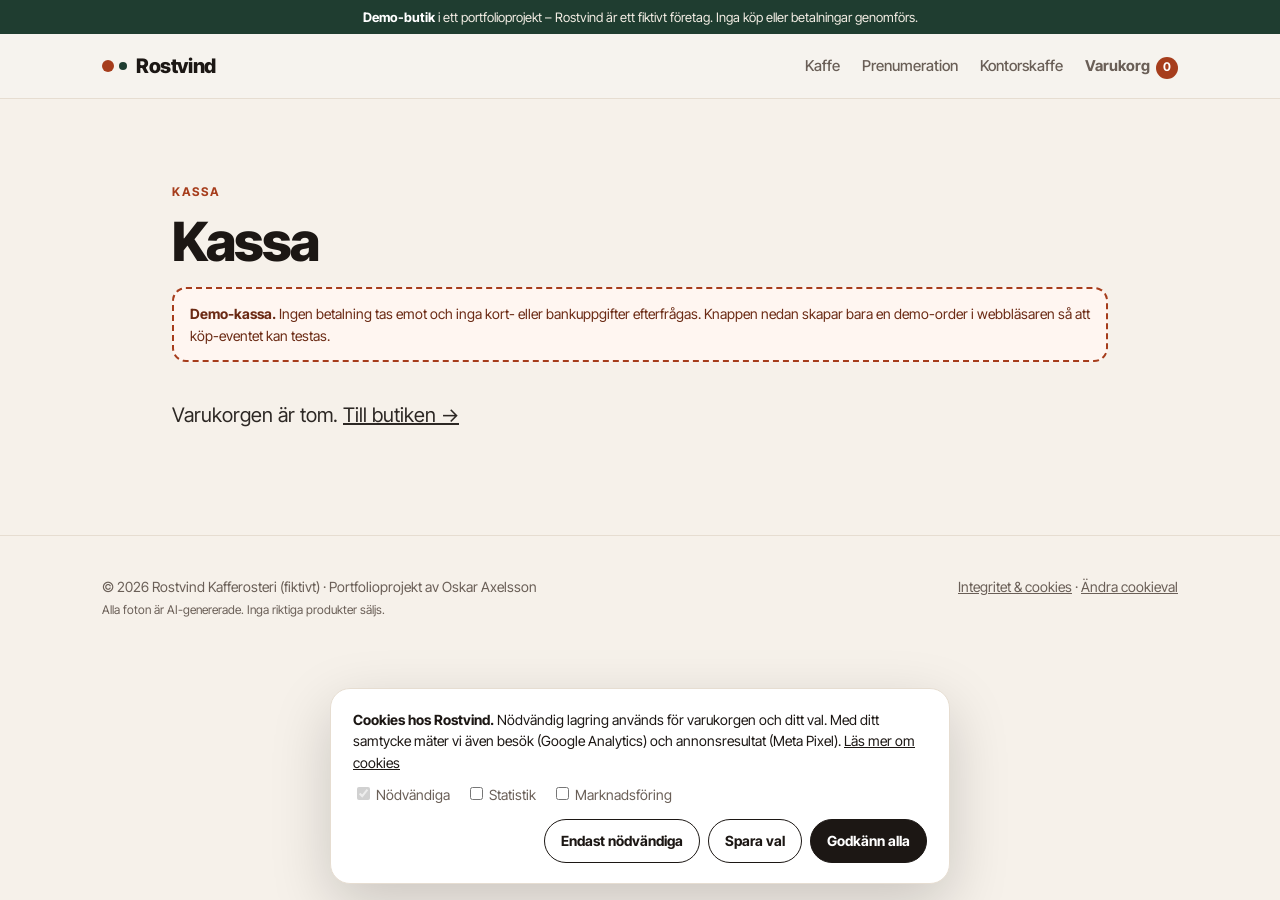
<file: kassa.html>
<!doctype html><html lang="sv"><head><meta charset="utf-8">
<meta name="viewport" content="width=device-width,initial-scale=1">
<title>Kassa (demo) | Rostvind</title><meta name="description" content="Demo-kassa – inga betalningar.">
<meta name="robots" content="noindex,nofollow"><link rel="canonical" href="https://oskaraxels.github.io/rostvind/kassa.html">
<meta property="og:type" content="website"><meta property="og:locale" content="sv_SE"><meta property="og:site_name" content="Rostvind Kafferosteri">
<meta property="og:title" content="Kassa (demo) | Rostvind"><meta property="og:description" content="Demo-kassa – inga betalningar."><meta property="og:image" content="https://oskaraxels.github.io/rostvind/assets/img/og.jpg">
<meta name="twitter:card" content="summary_large_image"><meta name="theme-color" content="#1f3d30">
<link rel="icon" href="data:image/svg+xml,%3Csvg xmlns='http://www.w3.org/2000/svg' viewBox='0 0 32 32'%3E%3Cellipse cx='16' cy='16' rx='9' ry='12' fill='%23a63d1c' transform='rotate(30 16 16)'/%3E%3Cpath d='M11 8 C 20 14, 12 18, 21 24' stroke='%23fff' stroke-width='2' fill='none'/%3E%3C/svg%3E">
<link rel="preload" href="assets/fonts/InterTight.ttf" as="font" type="font/ttf" crossorigin>
<link rel="stylesheet" href="styles.css">
<script src="js/config.js"></script><script src="js/tracking.js"></script><script src="js/shop.js"></script>
</head><body>
<div class="demo-bar"><b>Demo-butik</b> i ett portfolioprojekt – Rostvind är ett fiktivt företag. Inga köp eller betalningar genomförs.</div>
<header class="site"><div class="wrap"><a class="logo" href="index.html"><i></i>Rostvind</a><nav><a href="butik.html" class="">Kaffe</a><a href="prenumeration.html" class="">Prenumeration</a><a href="kontor.html" class="">Kontorskaffe</a><a class="cart-link" href="varukorg.html" aria-label="Varukorg">Varukorg<span data-cart-count>0</span></a></nav></div></header>
<main><section><div class="wrap" style="max-width:980px"><div class="eyebrow">Kassa</div><h1 style="font-size:clamp(34px,4.5vw,54px)">Kassa</h1>
<div class="demo-box"><b>Demo-kassa.</b> Ingen betalning tas emot och inga kort- eller bankuppgifter efterfrågas. Knappen nedan skapar bara en demo-order i webbläsaren så att köp-eventet kan testas.</div>
<div class="pd" style="gap:36px"><form class="f" id="co" novalidate><div class="steps"><span class="on" id="s1">1. Leverans</span><span>→</span><span id="s2">2. Betalning (demo)</span></div>
<div id="step1"><label for="c-email">E-post</label><input id="c-email" type="email" name="email" autocomplete="email" placeholder="namn@exempel.se">
<div class="row"><div><label for="c-name">Namn</label><input id="c-name" name="name" autocomplete="name"></div><div><label for="c-zip">Postnummer</label><input id="c-zip" name="zip" autocomplete="postal-code" inputmode="numeric"></div></div>
<label>Leveranssätt</label><div class="pay"><label><input type="radio" name="ship" value="Ombud" checked> Utlämningsställe (1–3 dagar)</label><label><input type="radio" name="ship" value="Brevlåda"> Brevlådan (1–2 dagar)</label></div>
<button class="btn" type="button" id="next" style="width:100%;justify-content:center;margin-top:14px">Fortsätt till betalning</button></div>
<div id="step2" hidden><label>Betalsätt (demo – inget debiteras)</label><div class="pay"><label><input type="radio" name="pay" value="Kort" checked> Kort (demo)</label><label><input type="radio" name="pay" value="Swish"> Swish (demo)</label><label><input type="radio" name="pay" value="Faktura"> Faktura (demo)</label></div>
<button class="btn" type="submit" style="width:100%;justify-content:center;margin-top:14px">Lägg demo-order (ingen betalning)</button></div><div class="err" id="c-err" role="alert"></div></form>
<div id="co-sum" class="sum" style="margin:0"></div></div></div></section></main>
<footer class="site"><div class="wrap"><span>© 2026 Rostvind Kafferosteri (fiktivt) · Portfolioprojekt av Oskar Axelsson<br><span class="ai-note">Alla foton är AI-genererade. Inga riktiga produkter säljs.</span></span><span><a href="integritet.html">Integritet &amp; cookies</a> · <button onclick="rvOpenConsent()">Ändra cookieval</button></span></div></footer>
<script>document.addEventListener('rv:ready',function(){var c=RV.get(),t=RV.totals(c),f=document.getElementById('co'),err=document.getElementById('c-err');
var s=document.getElementById('co-sum');if(!c.length){f.innerHTML='<p class="lead">Varukorgen är tom. <a href="butik.html">Till butiken →</a></p>';s.remove();return;}
s.innerHTML=c.map(function(l){var p=RV.CATALOG[l.slug];return '<div><span>'+l.qty+' × '+p.item_name+'</span><b>'+RV.kr(p.price*l.qty)+'</b></div>';}).join('')+'<div><span>Frakt</span><b>'+(t.ship?RV.kr(t.ship):'Fri')+'</b></div><div class="tot"><span>Totalt</span><b>'+RV.kr(t.total)+'</b></div>';
var items=RV.itemsOf(c);
document.getElementById('next').onclick=function(){if(!/^[^@\s]+@[^@\s]+\.[^@\s]+$/.test(f.email.value.trim())){err.textContent='Fyll i en giltig e-post.';return;}err.textContent='';
rvTrack('add_shipping_info',{currency:'SEK',value:t.sub,shipping_tier:f.querySelector('[name=ship]:checked').value,items:items});
document.getElementById('step1').hidden=true;document.getElementById('step2').hidden=false;document.getElementById('s2').className='on';};
f.addEventListener('submit',function(e){e.preventDefault();if(sessionStorage.getItem('rv_placing'))return;sessionStorage.setItem('rv_placing','1');
rvTrack('add_payment_info',{currency:'SEK',value:t.sub,payment_type:f.querySelector('[name=pay]:checked').value+' (demo)',items:items});
var id='DEMO-'+Date.now().toString(36).toUpperCase();
rvTrack('purchase',{transaction_id:id,affiliation:'Rostvind webbshop (demo)',currency:'SEK',value:t.sub,shipping:t.ship,items:items});
var sub=c.filter(function(l){return RV.CATALOG[l.slug].subscription;})[0];
if(sub){var p=RV.CATALOG[sub.slug];rvTrack('subscribe',{currency:'SEK',value:p.price,predicted_ltv:p.price*6,subscription_plan:p.item_id,items:[RV.item(sub.slug,1,sub.variant)]});}
sessionStorage.setItem('rv_order',JSON.stringify({id:id,total:t.total,lines:c,sub:!!sub}));RV.save([]);
setTimeout(function(){sessionStorage.removeItem('rv_placing');location.href='order.html';},400);});});</script></body></html>
</file>
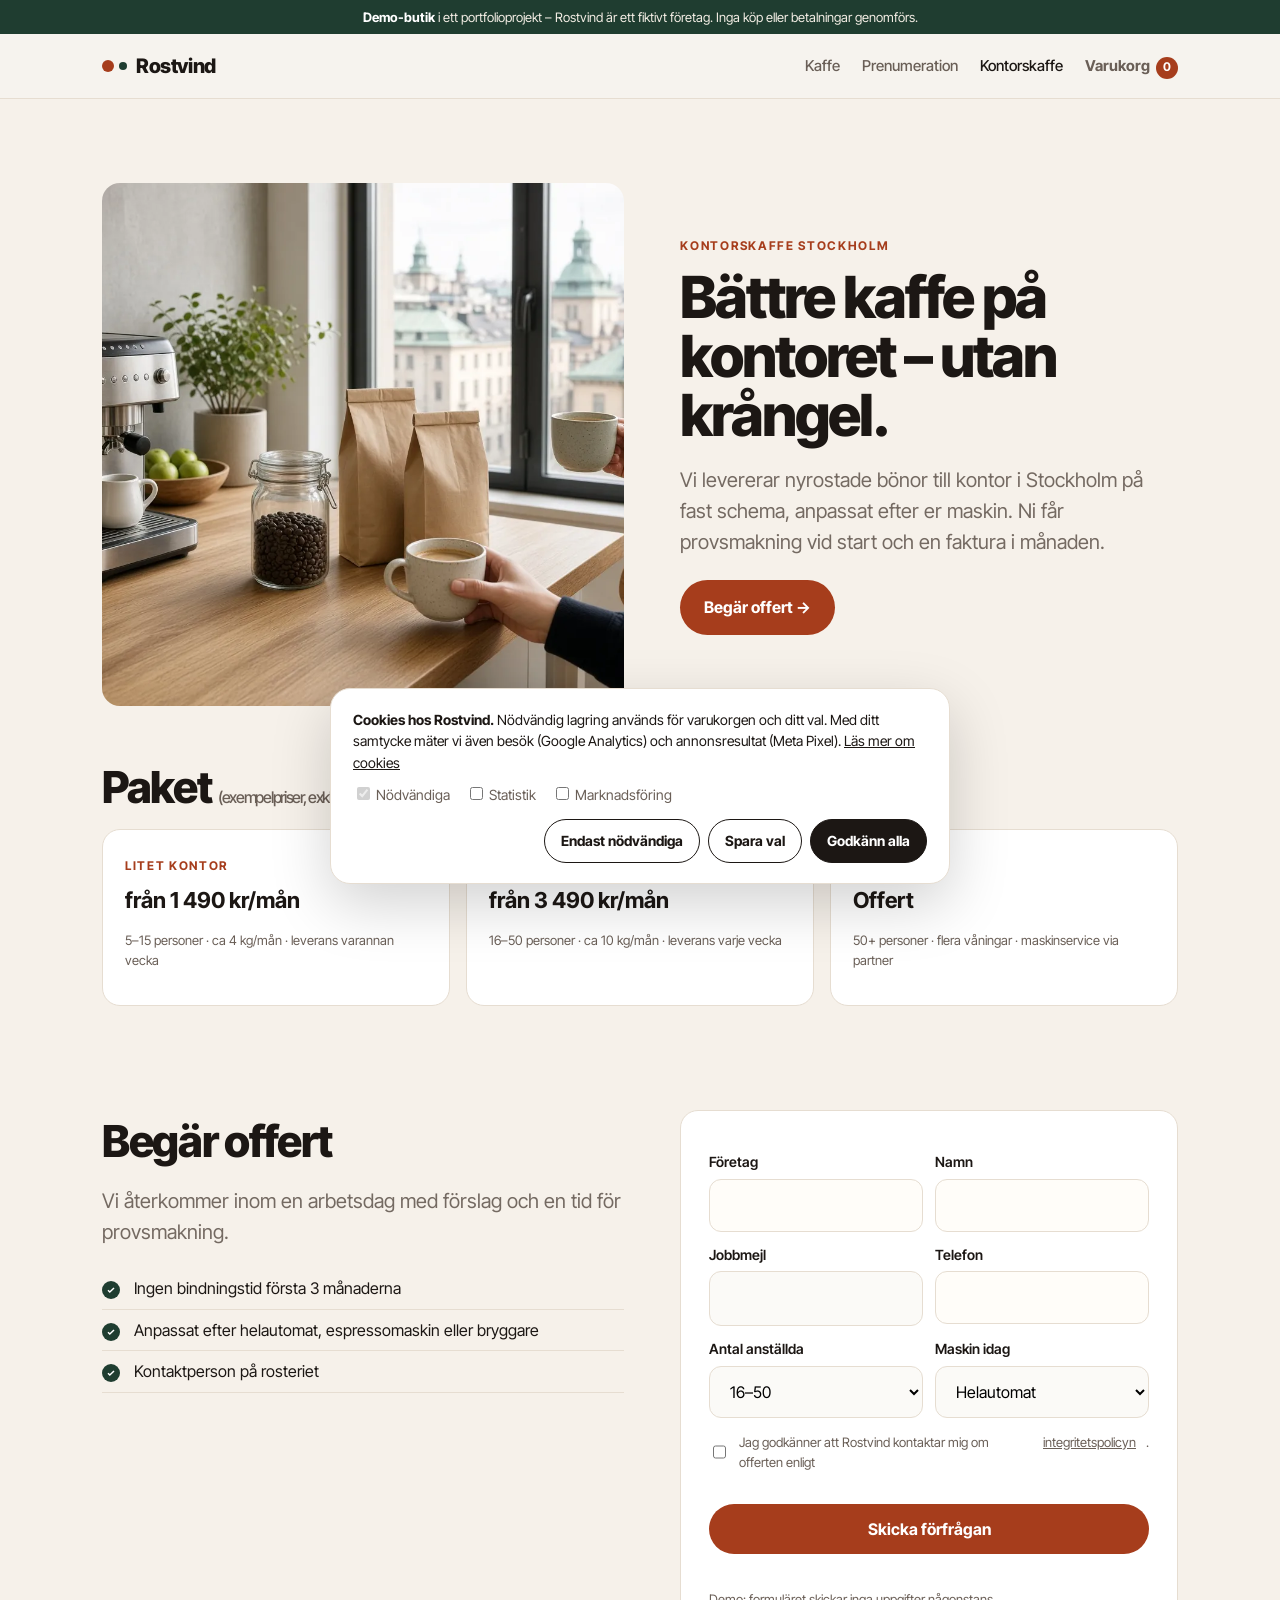
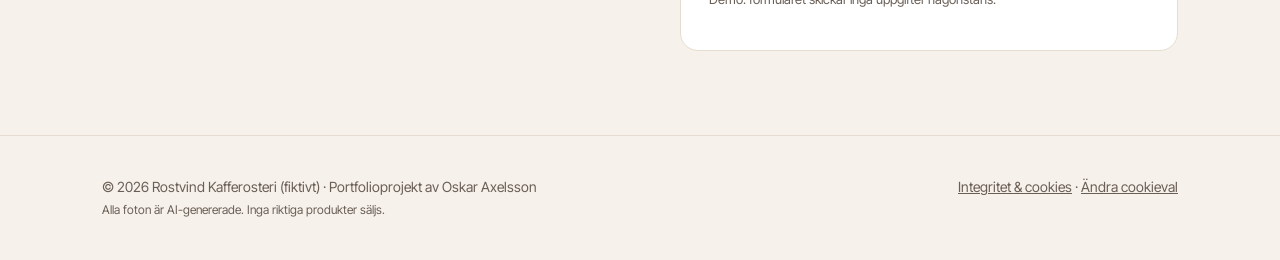
<file: kontor.html>
<!doctype html><html lang="sv"><head><meta charset="utf-8">
<meta name="viewport" content="width=device-width,initial-scale=1">
<title>Kontorskaffe Stockholm – nyrostat kaffe till företag | Rostvind</title><meta name="description" content="Kontorskaffe i Stockholm: nyrostade bönor levererade på fast schema, anpassat efter er kaffemaskin. Provsmakning vid start. Begär offert.">
<meta name="robots" content="index,follow"><link rel="canonical" href="https://oskaraxels.github.io/rostvind/kontor.html">
<meta property="og:type" content="website"><meta property="og:locale" content="sv_SE"><meta property="og:site_name" content="Rostvind Kafferosteri">
<meta property="og:title" content="Kontorskaffe Stockholm – nyrostat kaffe till företag | Rostvind"><meta property="og:description" content="Kontorskaffe i Stockholm: nyrostade bönor levererade på fast schema, anpassat efter er kaffemaskin. Provsmakning vid start. Begär offert."><meta property="og:image" content="https://oskaraxels.github.io/rostvind/assets/img/og.jpg">
<meta name="twitter:card" content="summary_large_image"><meta name="theme-color" content="#1f3d30">
<link rel="icon" href="data:image/svg+xml,%3Csvg xmlns='http://www.w3.org/2000/svg' viewBox='0 0 32 32'%3E%3Cellipse cx='16' cy='16' rx='9' ry='12' fill='%23a63d1c' transform='rotate(30 16 16)'/%3E%3Cpath d='M11 8 C 20 14, 12 18, 21 24' stroke='%23fff' stroke-width='2' fill='none'/%3E%3C/svg%3E">
<link rel="preload" href="assets/fonts/InterTight.ttf" as="font" type="font/ttf" crossorigin>
<link rel="stylesheet" href="styles.css"><script type="application/ld+json">{"@context": "https://schema.org", "@type": "Service", "name": "Kontorskaffe Stockholm", "serviceType": "Kaffeleverans till företag", "provider": {"@id": "https://oskaraxels.github.io/rostvind/#org"}, "areaServed": {"@type": "City", "name": "Stockholm"}, "offers": {"@type": "Offer", "price": "1490", "priceCurrency": "SEK", "description": "Från 1 490 kr/mån exkl. moms (exempelpris)"}}</script>
<script src="js/config.js"></script><script src="js/tracking.js"></script><script src="js/shop.js"></script>
</head><body>
<div class="demo-bar"><b>Demo-butik</b> i ett portfolioprojekt – Rostvind är ett fiktivt företag. Inga köp eller betalningar genomförs.</div>
<header class="site"><div class="wrap"><a class="logo" href="index.html"><i></i>Rostvind</a><nav><a href="butik.html" class="">Kaffe</a><a href="prenumeration.html" class="">Prenumeration</a><a href="kontor.html" class="on">Kontorskaffe</a><a class="cart-link" href="varukorg.html" aria-label="Varukorg">Varukorg<span data-cart-count>0</span></a></nav></div></header>
<main><section style="padding-bottom:30px"><div class="wrap split"><picture><source srcset="assets/img/kontor.webp" type="image/webp"><img src="assets/img/kontor.jpg" alt="Kontorskök med espressomaskin" class="" fetchpriority="high"></picture><div><div class="eyebrow">Kontorskaffe Stockholm</div><h1 style="font-size:clamp(36px,5vw,58px)">Bättre kaffe på kontoret – utan krångel.</h1>
<p class="lead" style="color:var(--muted)">Vi levererar nyrostade bönor till kontor i Stockholm på fast schema, anpassat efter er maskin. Ni får provsmakning vid start och en faktura i månaden.</p>
<p style="margin-top:22px"><a class="btn" href="#offert" data-track="cta_click" data-label="Till offertformulär" data-location="b2b_hero">Begär offert →</a></p></div></div></section>
<section style="padding-top:20px"><div class="wrap"><h2>Paket <span class="note" style="font-size:16px;font-weight:500">(exempelpriser, exkl. moms)</span></h2><div class="b2b-pk" style="margin-top:18px">
<div><span class="eyebrow">Litet kontor</span><b>från 1 490 kr/mån</b><p class="note">5–15 personer · ca 4 kg/mån · leverans varannan vecka</p></div>
<div><span class="eyebrow">Mellan</span><b>från 3 490 kr/mån</b><p class="note">16–50 personer · ca 10 kg/mån · leverans varje vecka</p></div>
<div><span class="eyebrow">Stort</span><b>Offert</b><p class="note">50+ personer · flera våningar · maskinservice via partner</p></div></div></div></section>
<section id="offert" style="padding-top:20px"><div class="wrap split" style="align-items:start"><div><h2>Begär offert</h2><p class="lead" style="color:var(--muted)">Vi återkommer inom en arbetsdag med förslag och en tid för provsmakning.</p><ul class="check"><li>Ingen bindningstid första 3 månaderna</li><li>Anpassat efter helautomat, espressomaskin eller bryggare</li><li>Kontaktperson på rosteriet</li></ul></div>
<form class="signup f" id="lead-form" novalidate><div class="row"><div><label for="l-company">Företag</label><input id="l-company" name="company" required autocomplete="organization"></div><div><label for="l-name">Namn</label><input id="l-name" name="name" required autocomplete="name"></div></div>
<div class="row"><div><label for="l-email">Jobbmejl</label><input id="l-email" type="email" name="email" required autocomplete="email"></div><div><label for="l-phone">Telefon</label><input id="l-phone" type="tel" name="phone" autocomplete="tel"></div></div>
<div class="row"><div><label for="l-size">Antal anställda</label><select id="l-size" name="size"><option value="5-15">5–15</option><option value="16-50" selected>16–50</option><option value="51-150">51–150</option><option value="150+">150+</option></select></div>
<div><label for="l-machine">Maskin idag</label><select id="l-machine" name="machine"><option>Helautomat</option><option>Espressomaskin</option><option>Bryggare</option><option>Vet ej / ingen</option></select></div></div>
<label class="gdpr"><input type="checkbox" id="l-ok"> Jag godkänner att Rostvind kontaktar mig om offerten enligt <a href="integritet.html">integritetspolicyn</a>.</label>
<button class="btn" type="submit" style="width:100%;justify-content:center;margin-top:14px">Skicka förfrågan</button><div class="err" id="l-err" role="alert"></div>
<p class="note">Demo: formuläret skickar inga uppgifter någonstans.</p></form></div></section></main>
<footer class="site"><div class="wrap"><span>© 2026 Rostvind Kafferosteri (fiktivt) · Portfolioprojekt av Oskar Axelsson<br><span class="ai-note">Alla foton är AI-genererade. Inga riktiga produkter säljs.</span></span><span><a href="integritet.html">Integritet &amp; cookies</a> · <button onclick="rvOpenConsent()">Ändra cookieval</button></span></div></footer>
<script>document.addEventListener('rv:ready',function(){var f=document.getElementById('lead-form'),st=false;
f.addEventListener('focusin',function(){if(!st){st=true;rvTrack('form_start',{form_id:'b2b_offert'});}});
f.addEventListener('submit',function(e){e.preventDefault();var err=document.getElementById('l-err');
if(!f.company.value.trim()||!f.name.value.trim()){err.textContent='Fyll i företag och namn.';return;}
if(!/^[^@\s]+@[^@\s]+\.[^@\s]+$/.test(f.email.value.trim())){err.textContent='Kontrollera e-postadressen.';return;}
if(!document.getElementById('l-ok').checked){err.textContent='Bocka i rutan så att vi får kontakta dig.';return;}
var est={'5-15':1490,'16-50':3490,'51-150':7000,'150+':12000}[f.size.value];
rvTrack('generate_lead',{form_id:'b2b_offert',lead_type:'b2b_kontorskaffe',company_size:f.size.value,machine:f.machine.value,currency:'SEK',value:est});
f.innerHTML='<h3 style="font-size:24px">Tack '+f.name.value.split(' ')[0]+'!</h3><p class="lead">Vi hör av oss inom en arbetsdag. (Demo – inget skickades.)</p>';});});</script></body></html>
</file>
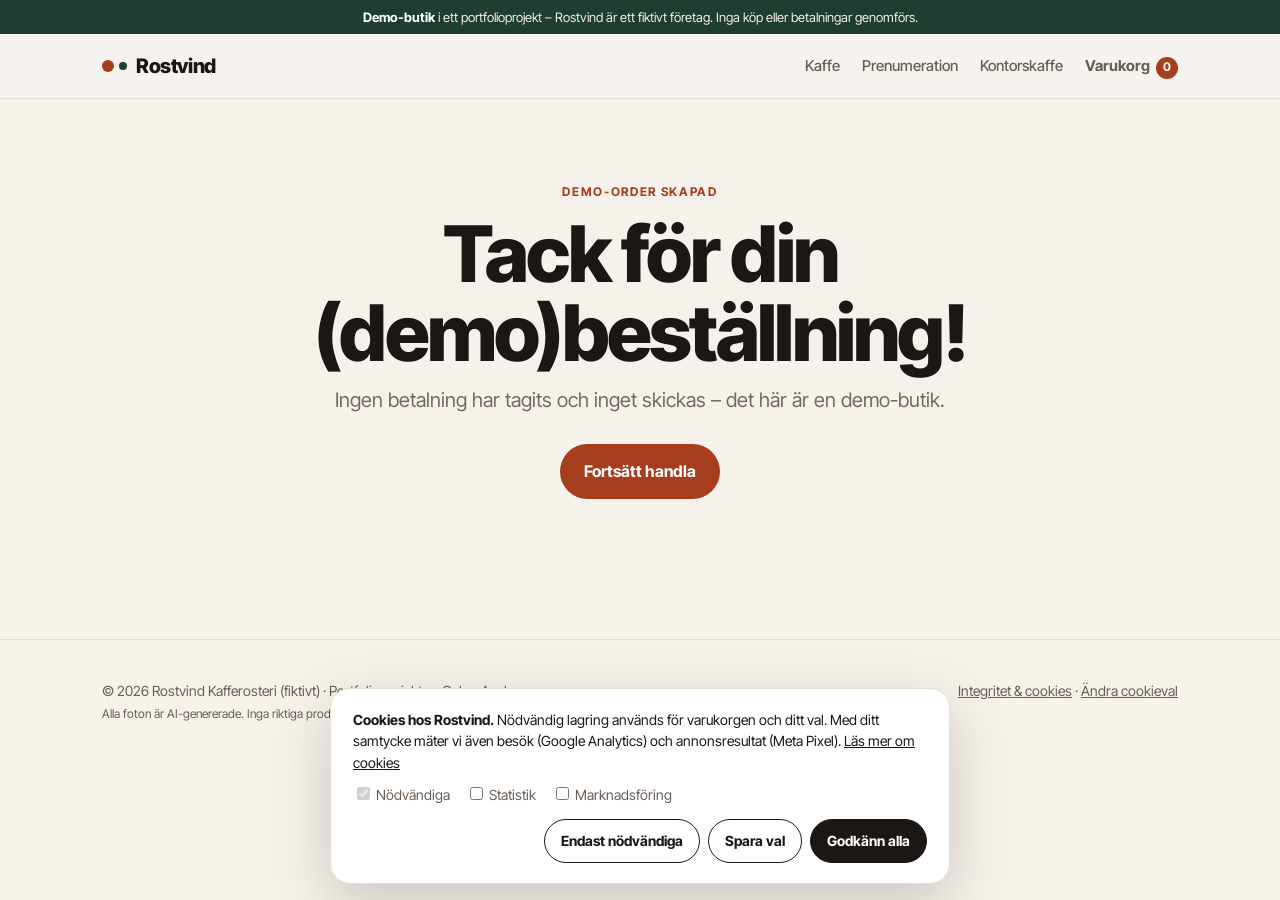
<file: order.html>
<!doctype html><html lang="sv"><head><meta charset="utf-8">
<meta name="viewport" content="width=device-width,initial-scale=1">
<title>Orderbekräftelse (demo) | Rostvind</title><meta name="description" content="Demo-orderbekräftelse.">
<meta name="robots" content="noindex,nofollow"><link rel="canonical" href="https://oskaraxels.github.io/rostvind/order.html">
<meta property="og:type" content="website"><meta property="og:locale" content="sv_SE"><meta property="og:site_name" content="Rostvind Kafferosteri">
<meta property="og:title" content="Orderbekräftelse (demo) | Rostvind"><meta property="og:description" content="Demo-orderbekräftelse."><meta property="og:image" content="https://oskaraxels.github.io/rostvind/assets/img/og.jpg">
<meta name="twitter:card" content="summary_large_image"><meta name="theme-color" content="#1f3d30">
<link rel="icon" href="data:image/svg+xml,%3Csvg xmlns='http://www.w3.org/2000/svg' viewBox='0 0 32 32'%3E%3Cellipse cx='16' cy='16' rx='9' ry='12' fill='%23a63d1c' transform='rotate(30 16 16)'/%3E%3Cpath d='M11 8 C 20 14, 12 18, 21 24' stroke='%23fff' stroke-width='2' fill='none'/%3E%3C/svg%3E">
<link rel="preload" href="assets/fonts/InterTight.ttf" as="font" type="font/ttf" crossorigin>
<link rel="stylesheet" href="styles.css">
<script src="js/config.js"></script><script src="js/tracking.js"></script><script src="js/shop.js"></script>
</head><body>
<div class="demo-bar"><b>Demo-butik</b> i ett portfolioprojekt – Rostvind är ett fiktivt företag. Inga köp eller betalningar genomförs.</div>
<header class="site"><div class="wrap"><a class="logo" href="index.html"><i></i>Rostvind</a><nav><a href="butik.html" class="">Kaffe</a><a href="prenumeration.html" class="">Prenumeration</a><a href="kontor.html" class="">Kontorskaffe</a><a class="cart-link" href="varukorg.html" aria-label="Varukorg">Varukorg<span data-cart-count>0</span></a></nav></div></header>
<main><section style="min-height:60vh"><div class="wrap" style="max-width:760px;text-align:center"><div class="eyebrow">Demo-order skapad</div><h1 style="margin:12px auto" id="o-h">Tack för din (demo)beställning!</h1>
<p class="lead" style="margin:0 auto;color:var(--muted)" id="o-p">Ingen betalning har tagits och inget skickas – det här är en demo-butik.</p>
<p style="margin-top:28px"><a class="btn" href="butik.html" data-track="cta_click" data-label="Fortsätt handla" data-location="order_confirmation">Fortsätt handla</a></p></div></section>
<script>var o=JSON.parse(sessionStorage.getItem('rv_order')||'null');if(o){document.getElementById('o-h').textContent='Order '+o.id+' – tack!';document.getElementById('o-p').textContent='Totalt '+o.total+' kr'+(o.sub?' · prenumeration startad (demo)':'')+'. Ingen betalning har tagits och inget skickas – det här är en demo-butik.';}</script></main>
<footer class="site"><div class="wrap"><span>© 2026 Rostvind Kafferosteri (fiktivt) · Portfolioprojekt av Oskar Axelsson<br><span class="ai-note">Alla foton är AI-genererade. Inga riktiga produkter säljs.</span></span><span><a href="integritet.html">Integritet &amp; cookies</a> · <button onclick="rvOpenConsent()">Ändra cookieval</button></span></div></footer>
</body></html>
</file>
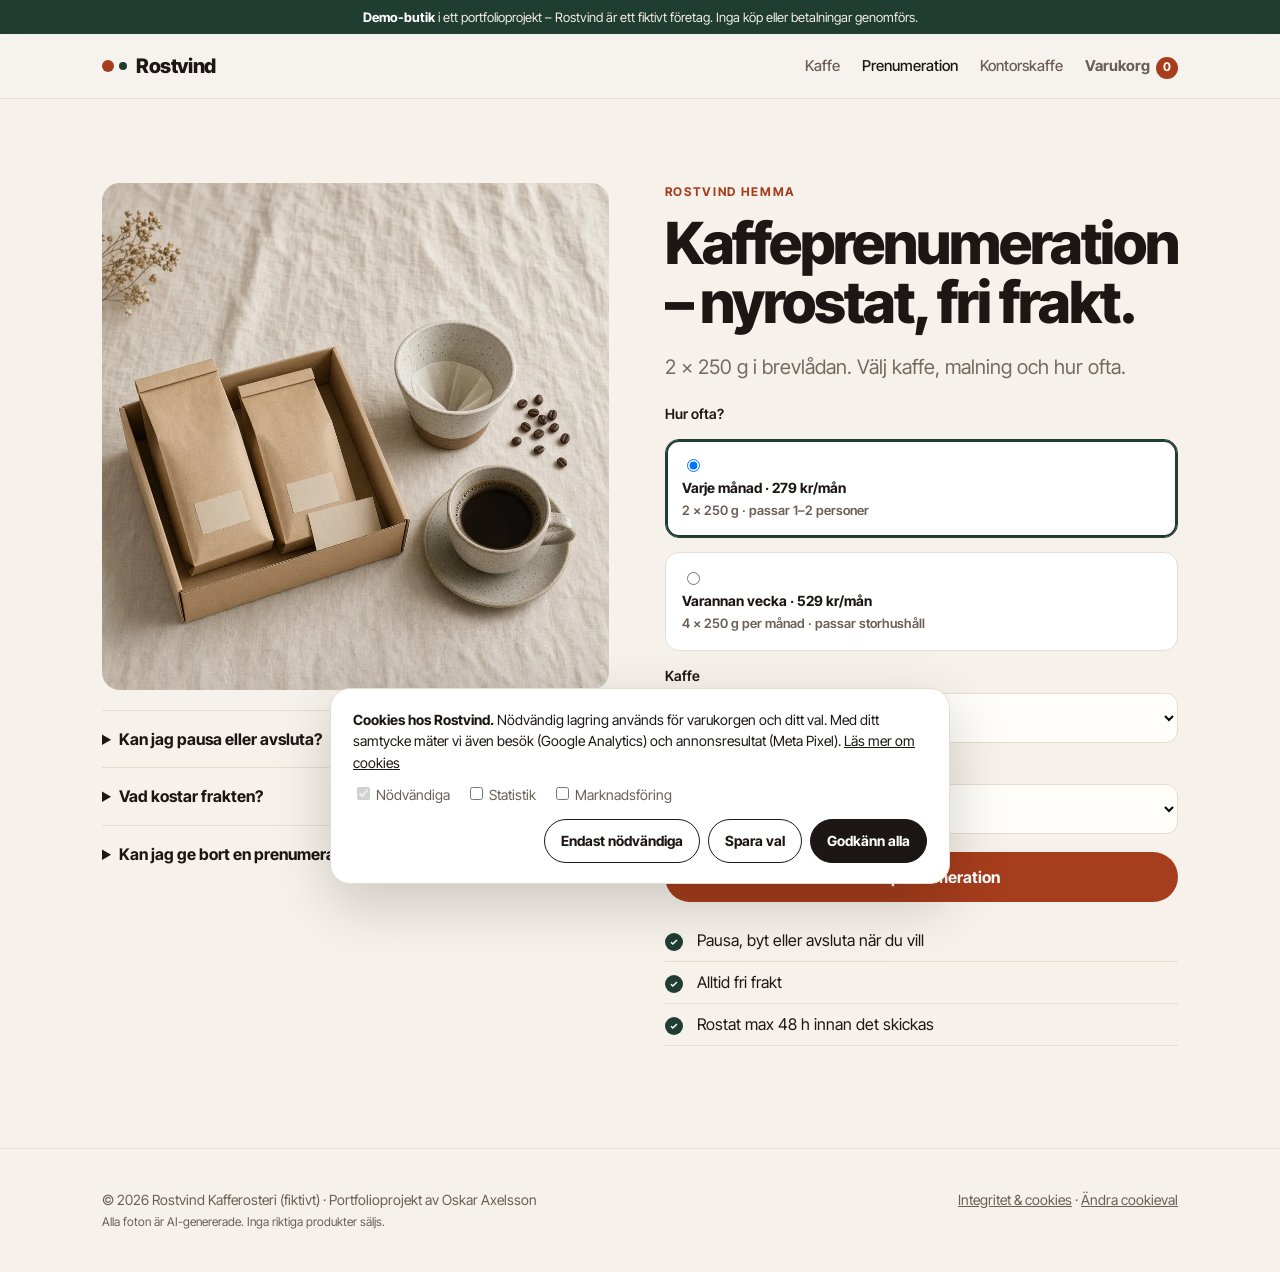
<file: prenumeration.html>
<!doctype html><html lang="sv"><head><meta charset="utf-8">
<meta name="viewport" content="width=device-width,initial-scale=1">
<title>Kaffeprenumeration – nyrostat specialkaffe hem | Rostvind</title><meta name="description" content="Kaffeprenumeration från Rostvind: 2 × 250 g nyrostat specialkaffe varje månad eller varannan vecka. Fri frakt, pausa när du vill. Från 279 kr/mån.">
<meta name="robots" content="index,follow"><link rel="canonical" href="https://oskaraxels.github.io/rostvind/prenumeration.html">
<meta property="og:type" content="website"><meta property="og:locale" content="sv_SE"><meta property="og:site_name" content="Rostvind Kafferosteri">
<meta property="og:title" content="Kaffeprenumeration – nyrostat specialkaffe hem | Rostvind"><meta property="og:description" content="Kaffeprenumeration från Rostvind: 2 × 250 g nyrostat specialkaffe varje månad eller varannan vecka. Fri frakt, pausa när du vill. Från 279 kr/mån."><meta property="og:image" content="https://oskaraxels.github.io/rostvind/assets/img/og.jpg">
<meta name="twitter:card" content="summary_large_image"><meta name="theme-color" content="#1f3d30">
<link rel="icon" href="data:image/svg+xml,%3Csvg xmlns='http://www.w3.org/2000/svg' viewBox='0 0 32 32'%3E%3Cellipse cx='16' cy='16' rx='9' ry='12' fill='%23a63d1c' transform='rotate(30 16 16)'/%3E%3Cpath d='M11 8 C 20 14, 12 18, 21 24' stroke='%23fff' stroke-width='2' fill='none'/%3E%3C/svg%3E">
<link rel="preload" href="assets/fonts/InterTight.ttf" as="font" type="font/ttf" crossorigin>
<link rel="stylesheet" href="styles.css"><script type="application/ld+json">{"@context": "https://schema.org", "@type": "Product", "name": "Rostvind Hemma – kaffeprenumeration", "image": "https://oskaraxels.github.io/rostvind/assets/img/prenumeration.jpg", "brand": {"@type": "Brand", "name": "Rostvind"}, "description": "2 × 250 g nyrostat kaffe per leverans, månadsvis eller varannan vecka.", "offers": {"@type": "AggregateOffer", "lowPrice": "279", "highPrice": "529", "priceCurrency": "SEK", "offerCount": "2"}}</script><script type="application/ld+json">{"@context": "https://schema.org", "@type": "FAQPage", "mainEntity": [{"@type": "Question", "name": "Kan jag pausa eller avsluta?", "acceptedAnswer": {"@type": "Answer", "text": "Ja. Du pausar, byter kaffe eller avslutar när du vill innan nästa leverans."}}, {"@type": "Question", "name": "Vad kostar frakten?", "acceptedAnswer": {"@type": "Answer", "text": "Frakten är alltid gratis på prenumerationer."}}, {"@type": "Question", "name": "Kan jag ge bort en prenumeration?", "acceptedAnswer": {"@type": "Answer", "text": "Ja – välj 3 eller 6 månader som present i kassan (planerad funktion)."}}]}</script>
<script src="js/config.js"></script><script src="js/tracking.js"></script><script src="js/shop.js"></script>
</head><body>
<div class="demo-bar"><b>Demo-butik</b> i ett portfolioprojekt – Rostvind är ett fiktivt företag. Inga köp eller betalningar genomförs.</div>
<header class="site"><div class="wrap"><a class="logo" href="index.html"><i></i>Rostvind</a><nav><a href="butik.html" class="">Kaffe</a><a href="prenumeration.html" class="on">Prenumeration</a><a href="kontor.html" class="">Kontorskaffe</a><a class="cart-link" href="varukorg.html" aria-label="Varukorg">Varukorg<span data-cart-count>0</span></a></nav></div></header>
<main><section><div class="wrap pd"><div><picture><source srcset="assets/img/prenumeration.webp" type="image/webp"><img src="assets/img/prenumeration.jpg" alt="Prenumerationslåda med kaffe" class="" fetchpriority="high"></picture><div style="margin-top:20px"><details style="border-top:1px solid var(--line);padding:16px 0"><summary style="font-weight:700;cursor:pointer">Kan jag pausa eller avsluta?</summary><p class="note" style="font-size:15px">Ja. Du pausar, byter kaffe eller avslutar när du vill innan nästa leverans.</p></details><details style="border-top:1px solid var(--line);padding:16px 0"><summary style="font-weight:700;cursor:pointer">Vad kostar frakten?</summary><p class="note" style="font-size:15px">Frakten är alltid gratis på prenumerationer.</p></details><details style="border-top:1px solid var(--line);padding:16px 0"><summary style="font-weight:700;cursor:pointer">Kan jag ge bort en prenumeration?</summary><p class="note" style="font-size:15px">Ja – välj 3 eller 6 månader som present i kassan (planerad funktion).</p></details></div></div>
<div><div class="eyebrow">Rostvind Hemma</div><h1 style="font-size:clamp(36px,5vw,58px)">Kaffeprenumeration – nyrostat, fri frakt.</h1><p class="lead" style="color:var(--muted)">2 × 250 g i brevlådan. Välj kaffe, malning och hur ofta.</p>
<form id="sub-form" class="opt"><label>Hur ofta?</label>
<label class="plan"><input type="radio" name="plan" value="hemma-manad" checked><span><b>Varje månad · 279 kr/mån</b><span class="note">2 × 250 g · passar 1–2 personer</span></span></label>
<label class="plan"><input type="radio" name="plan" value="hemma-2v"><span><b>Varannan vecka · 529 kr/mån</b><span class="note">4 × 250 g per månad · passar storhushåll</span></span></label>
<label for="coffee">Kaffe</label><select id="coffee" name="coffee"><option>Rostarens val (varierar)</option><option>Söder Blend</option><option>Etiopien Guji</option><option>Colombia Huila</option></select>
<label for="sgrind">Malning</label><select id="sgrind" name="grind"><option>Hela bönor</option><option>Bryggmalet</option><option>Espressomalet</option></select>
<button class="btn" type="submit" style="width:100%;justify-content:center;margin-top:18px">Starta prenumeration</button></form>
<ul class="check"><li>Pausa, byt eller avsluta när du vill</li><li>Alltid fri frakt</li><li>Rostat max 48 h innan det skickas</li></ul></div></div></section></main>
<footer class="site"><div class="wrap"><span>© 2026 Rostvind Kafferosteri (fiktivt) · Portfolioprojekt av Oskar Axelsson<br><span class="ai-note">Alla foton är AI-genererade. Inga riktiga produkter säljs.</span></span><span><a href="integritet.html">Integritet &amp; cookies</a> · <button onclick="rvOpenConsent()">Ändra cookieval</button></span></div></footer>
</body></html>
</file>
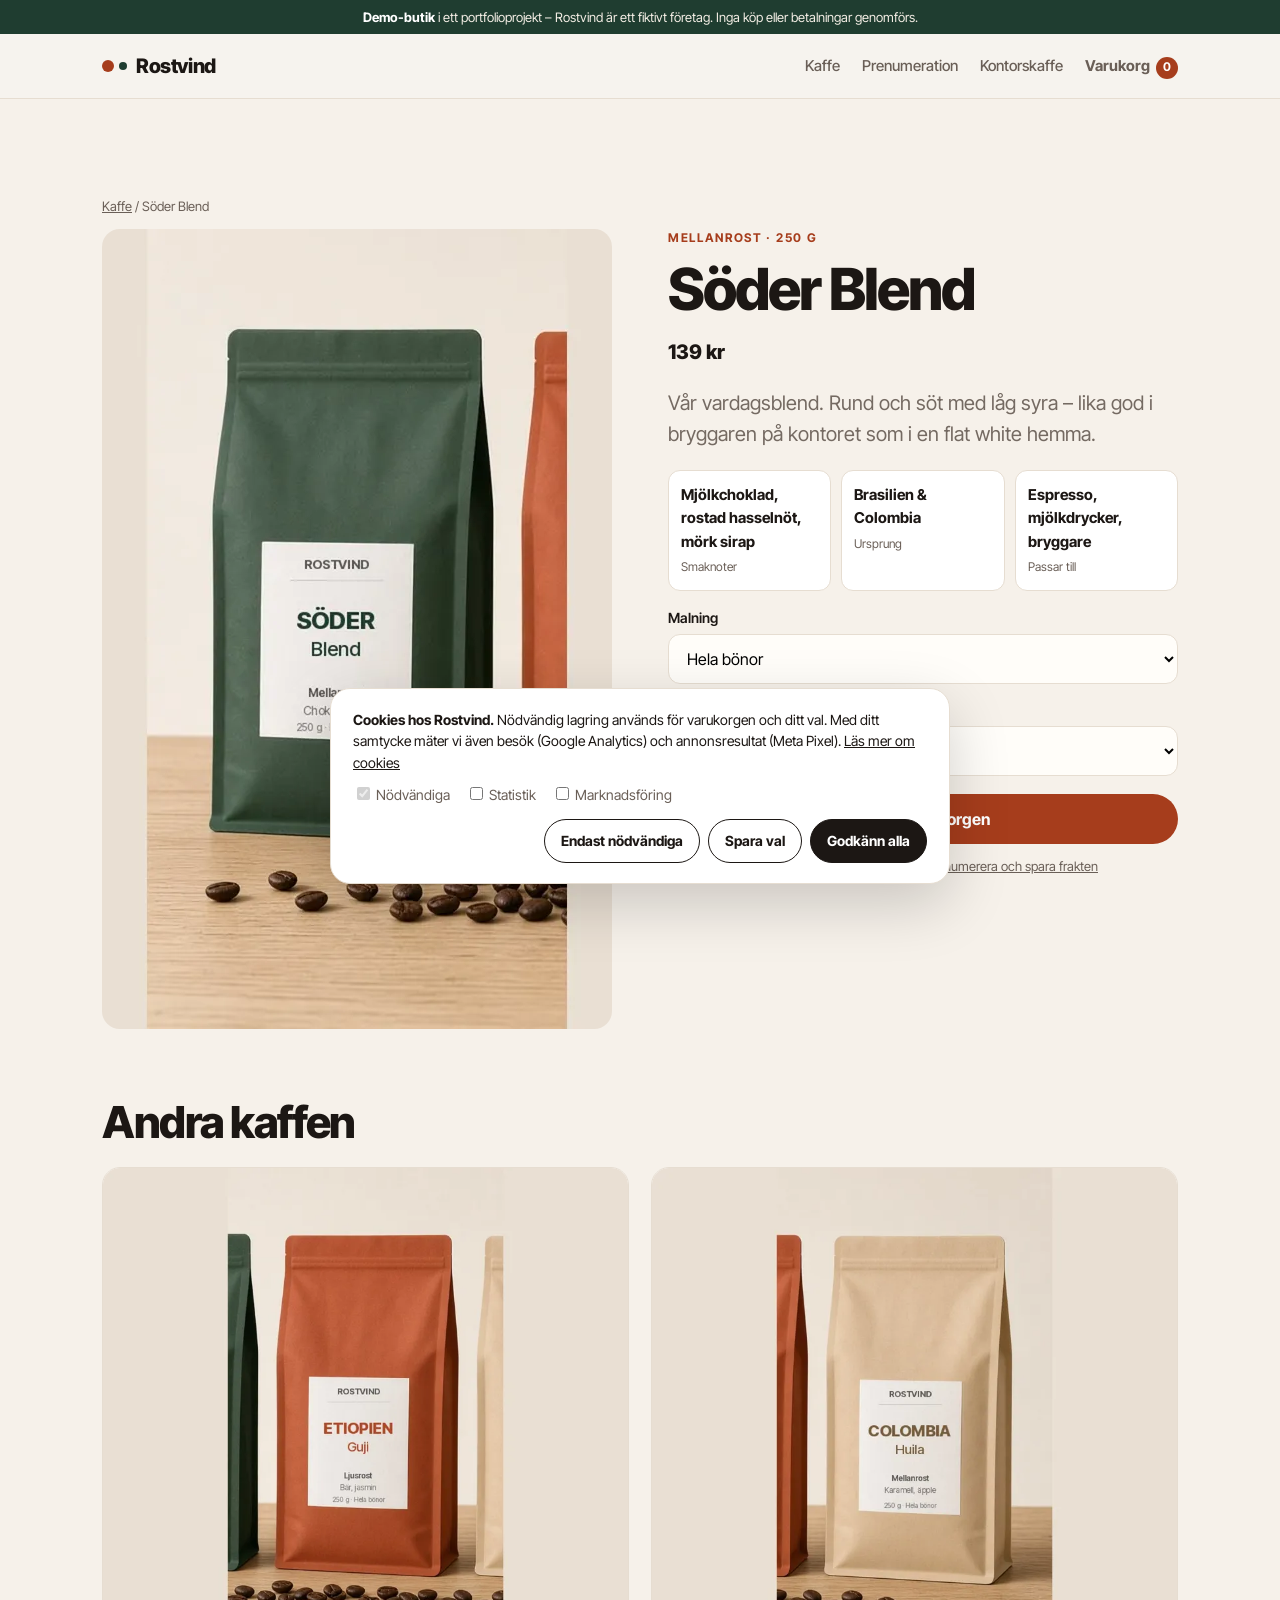
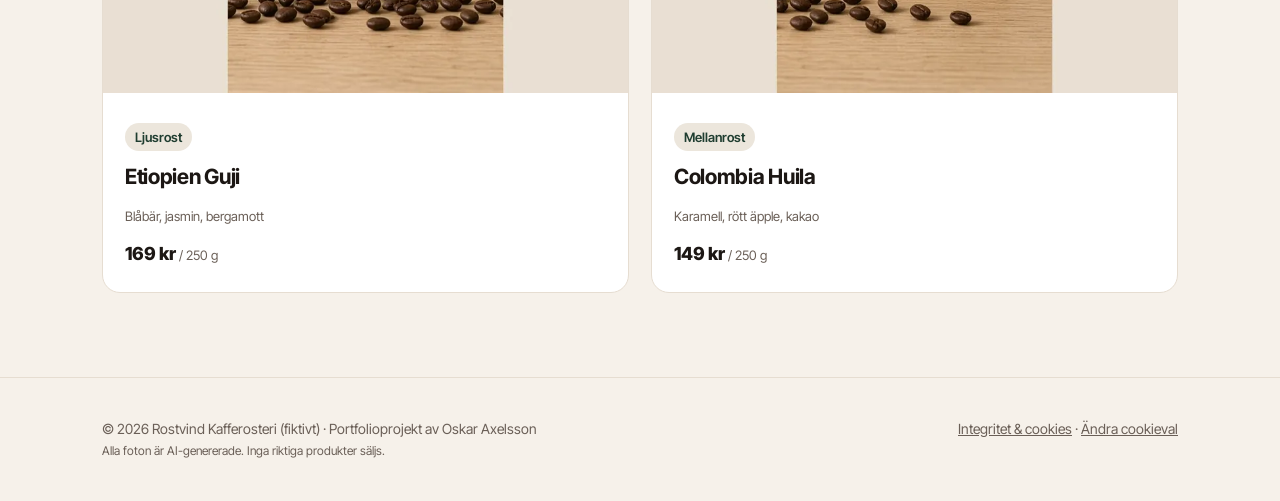
<file: soder-blend.html>
<!doctype html><html lang="sv"><head><meta charset="utf-8">
<meta name="viewport" content="width=device-width,initial-scale=1">
<title>Söder Blend – mellanrost, 250 g kaffebönor | Rostvind</title><meta name="description" content="Söder Blend: mellanrost med toner av mjölkchoklad, rostad hasselnöt, mörk sirap. Nyrostat specialkaffe från Södermalm, 250 g. 139 kr.">
<meta name="robots" content="index,follow"><link rel="canonical" href="https://oskaraxels.github.io/rostvind/soder-blend.html">
<meta property="og:type" content="website"><meta property="og:locale" content="sv_SE"><meta property="og:site_name" content="Rostvind Kafferosteri">
<meta property="og:title" content="Söder Blend – mellanrost, 250 g kaffebönor | Rostvind"><meta property="og:description" content="Söder Blend: mellanrost med toner av mjölkchoklad, rostad hasselnöt, mörk sirap. Nyrostat specialkaffe från Södermalm, 250 g. 139 kr."><meta property="og:image" content="https://oskaraxels.github.io/rostvind/assets/img/og.jpg">
<meta name="twitter:card" content="summary_large_image"><meta name="theme-color" content="#1f3d30">
<link rel="icon" href="data:image/svg+xml,%3Csvg xmlns='http://www.w3.org/2000/svg' viewBox='0 0 32 32'%3E%3Cellipse cx='16' cy='16' rx='9' ry='12' fill='%23a63d1c' transform='rotate(30 16 16)'/%3E%3Cpath d='M11 8 C 20 14, 12 18, 21 24' stroke='%23fff' stroke-width='2' fill='none'/%3E%3C/svg%3E">
<link rel="preload" href="assets/fonts/InterTight.ttf" as="font" type="font/ttf" crossorigin>
<link rel="stylesheet" href="styles.css"><script type="application/ld+json">{"@context": "https://schema.org", "@type": "Product", "name": "Söder Blend 250 g", "sku": "RV-SODER-BLEND", "image": "https://oskaraxels.github.io/rostvind/assets/img/soder-blend.jpg", "description": "Vår vardagsblend. Rund och söt med låg syra – lika god i bryggaren på kontoret som i en flat white hemma.", "brand": {"@type": "Brand", "name": "Rostvind"}, "offers": {"@type": "Offer", "price": "139", "priceCurrency": "SEK", "availability": "https://schema.org/InStock", "url": "https://oskaraxels.github.io/rostvind/soder-blend.html", "seller": {"@id": "https://oskaraxels.github.io/rostvind/#org"}, "shippingDetails": {"@type": "OfferShippingDetails", "shippingRate": {"@type": "MonetaryAmount", "value": "49", "currency": "SEK"}, "shippingDestination": {"@type": "DefinedRegion", "addressCountry": "SE"}}}}</script><script type="application/ld+json">{"@context": "https://schema.org", "@type": "BreadcrumbList", "itemListElement": [{"@type": "ListItem", "position": 1, "name": "Kaffe", "item": "https://oskaraxels.github.io/rostvind/butik.html"}, {"@type": "ListItem", "position": 2, "name": "Söder Blend", "item": "https://oskaraxels.github.io/rostvind/soder-blend.html"}]}</script>
<script src="js/config.js"></script><script src="js/tracking.js"></script><script src="js/shop.js"></script>
</head><body>
<div class="demo-bar"><b>Demo-butik</b> i ett portfolioprojekt – Rostvind är ett fiktivt företag. Inga köp eller betalningar genomförs.</div>
<header class="site"><div class="wrap"><a class="logo" href="index.html"><i></i>Rostvind</a><nav><a href="butik.html" class="">Kaffe</a><a href="prenumeration.html" class="">Prenumeration</a><a href="kontor.html" class="">Kontorskaffe</a><a class="cart-link" href="varukorg.html" aria-label="Varukorg">Varukorg<span data-cart-count>0</span></a></nav></div></header>
<main><section><div class="wrap"><p class="note"><a href="butik.html">Kaffe</a> / Söder Blend</p>
<div class="pd" data-product="soder-blend"><picture><source srcset="assets/img/soder-blend.webp" type="image/webp"><img src="assets/img/soder-blend.jpg" alt="Söder Blend 250 g" class="" fetchpriority="high" width="800" height="800"></picture>
<div><div class="eyebrow">Mellanrost · 250 g</div><h1 style="font-size:clamp(36px,5vw,58px)">Söder Blend</h1><div class="price">139 kr</div>
<p class="lead" style="color:var(--muted)">Vår vardagsblend. Rund och söt med låg syra – lika god i bryggaren på kontoret som i en flat white hemma.</p>
<div class="facts"><div><b style="font-size:15px">Mjölkchoklad, rostad hasselnöt, mörk sirap</b><span>Smaknoter</span></div><div><b style="font-size:15px">Brasilien & Colombia</b><span>Ursprung</span></div><div><b style="font-size:15px">Espresso, mjölkdrycker, bryggare</b><span>Passar till</span></div></div>
<form class="opt"><label for="grind">Malning</label><select id="grind" name="grind"><option>Hela bönor</option><option>Bryggmalet</option><option>Espressomalet</option></select>
<label for="qty">Antal</label><select id="qty" name="qty"><option>1</option><option>2</option><option>3</option><option>4</option></select>
<button class="btn" type="submit" style="width:100%;justify-content:center;margin-top:18px">Lägg i varukorgen</button></form>
<p class="note" style="margin-top:12px">Skickas inom 2 vardagar · Fri frakt från 399 kr · <a href="prenumeration.html" data-track="cta_click" data-label="Prenumerera på Söder Blend" data-location="pdp">Prenumerera och spara frakten</a></p></div></div>
<h2 style="margin-top:70px">Andra kaffen</h2><div class="pgrid" style="grid-template-columns:repeat(2,1fr);margin-top:20px" data-item-list="pdp_related_soder-blend"><a class="card" href="etiopien-guji.html" data-slug="etiopien-guji"><picture><source srcset="assets/img/etiopien-guji.webp" type="image/webp"><img src="assets/img/etiopien-guji.jpg" alt="Etiopien Guji 250 g kaffebönor" class="sq" loading="lazy"></picture><div class="b"><div class="meta"><span class="pill">Ljusrost</span></div><h3>Etiopien Guji</h3><p class="note">Blåbär, jasmin, bergamott</p><div class="price">169 kr <span class="note" style="font-weight:400">/ 250 g</span></div></div></a><a class="card" href="colombia-huila.html" data-slug="colombia-huila"><picture><source srcset="assets/img/colombia-huila.webp" type="image/webp"><img src="assets/img/colombia-huila.jpg" alt="Colombia Huila 250 g kaffebönor" class="sq" loading="lazy"></picture><div class="b"><div class="meta"><span class="pill">Mellanrost</span></div><h3>Colombia Huila</h3><p class="note">Karamell, rött äpple, kakao</p><div class="price">149 kr <span class="note" style="font-weight:400">/ 250 g</span></div></div></a></div></div></section></main>
<footer class="site"><div class="wrap"><span>© 2026 Rostvind Kafferosteri (fiktivt) · Portfolioprojekt av Oskar Axelsson<br><span class="ai-note">Alla foton är AI-genererade. Inga riktiga produkter säljs.</span></span><span><a href="integritet.html">Integritet &amp; cookies</a> · <button onclick="rvOpenConsent()">Ändra cookieval</button></span></div></footer>
</body></html>
</file>
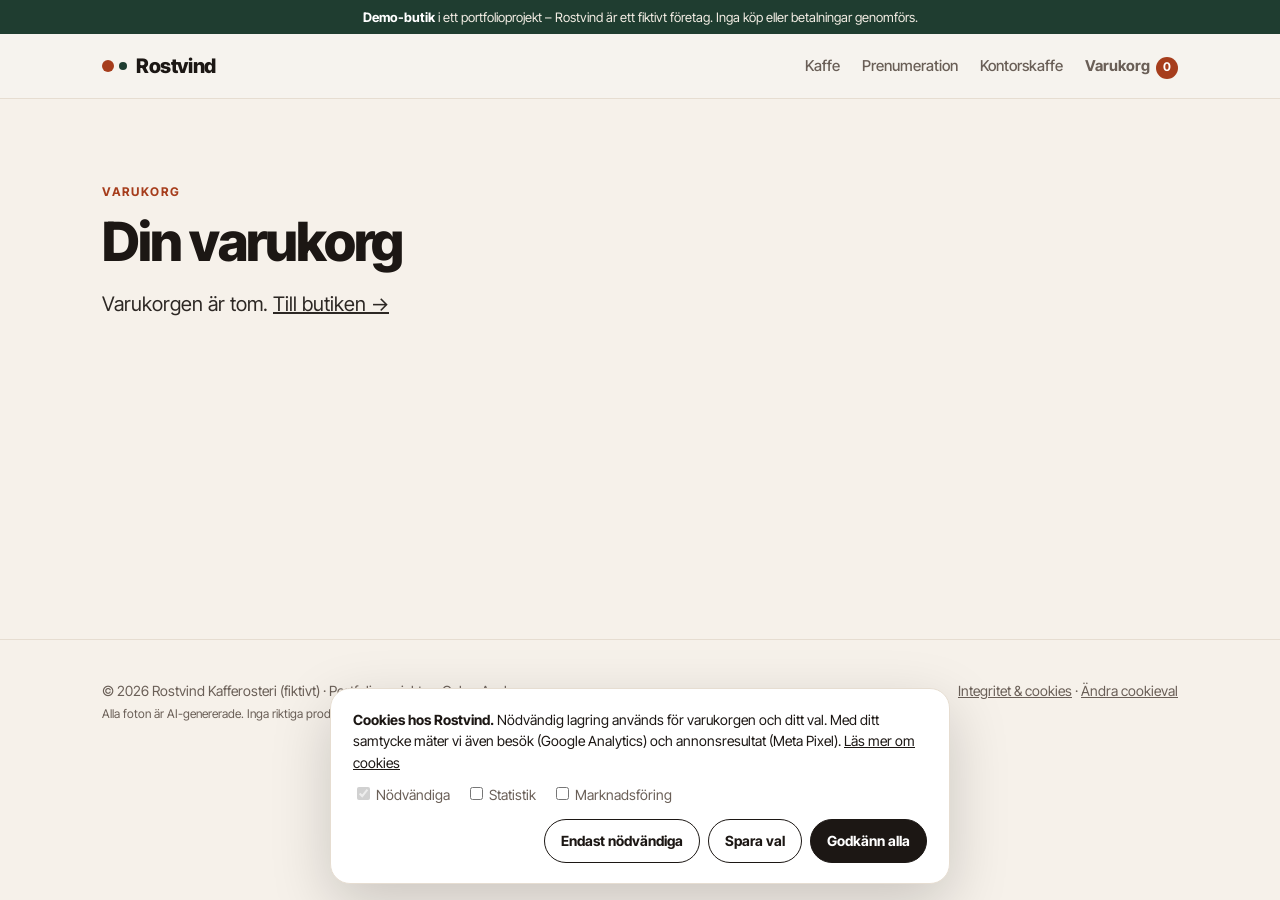
<file: varukorg.html>
<!doctype html><html lang="sv"><head><meta charset="utf-8">
<meta name="viewport" content="width=device-width,initial-scale=1">
<title>Varukorg | Rostvind</title><meta name="description" content="Din varukorg hos Rostvind.">
<meta name="robots" content="noindex,follow"><link rel="canonical" href="https://oskaraxels.github.io/rostvind/varukorg.html">
<meta property="og:type" content="website"><meta property="og:locale" content="sv_SE"><meta property="og:site_name" content="Rostvind Kafferosteri">
<meta property="og:title" content="Varukorg | Rostvind"><meta property="og:description" content="Din varukorg hos Rostvind."><meta property="og:image" content="https://oskaraxels.github.io/rostvind/assets/img/og.jpg">
<meta name="twitter:card" content="summary_large_image"><meta name="theme-color" content="#1f3d30">
<link rel="icon" href="data:image/svg+xml,%3Csvg xmlns='http://www.w3.org/2000/svg' viewBox='0 0 32 32'%3E%3Cellipse cx='16' cy='16' rx='9' ry='12' fill='%23a63d1c' transform='rotate(30 16 16)'/%3E%3Cpath d='M11 8 C 20 14, 12 18, 21 24' stroke='%23fff' stroke-width='2' fill='none'/%3E%3C/svg%3E">
<link rel="preload" href="assets/fonts/InterTight.ttf" as="font" type="font/ttf" crossorigin>
<link rel="stylesheet" href="styles.css">
<script src="js/config.js"></script><script src="js/tracking.js"></script><script src="js/shop.js"></script>
</head><body>
<div class="demo-bar"><b>Demo-butik</b> i ett portfolioprojekt – Rostvind är ett fiktivt företag. Inga köp eller betalningar genomförs.</div>
<header class="site"><div class="wrap"><a class="logo" href="index.html"><i></i>Rostvind</a><nav><a href="butik.html" class="">Kaffe</a><a href="prenumeration.html" class="">Prenumeration</a><a href="kontor.html" class="">Kontorskaffe</a><a class="cart-link" href="varukorg.html" aria-label="Varukorg">Varukorg<span data-cart-count>0</span></a></nav></div></header>
<main><section style="min-height:60vh"><div class="wrap"><div class="eyebrow">Varukorg</div><h1 style="font-size:clamp(34px,4.5vw,54px)">Din varukorg</h1><div id="cart" style="margin-top:20px"></div></div></section></main>
<footer class="site"><div class="wrap"><span>© 2026 Rostvind Kafferosteri (fiktivt) · Portfolioprojekt av Oskar Axelsson<br><span class="ai-note">Alla foton är AI-genererade. Inga riktiga produkter säljs.</span></span><span><a href="integritet.html">Integritet &amp; cookies</a> · <button onclick="rvOpenConsent()">Ändra cookieval</button></span></div></footer>
</body></html>
</file>
<file: styles.css>
@font-face{font-family:"Inter Tight";src:url(assets/fonts/InterTight.ttf) format("truetype");font-weight:100 900;font-display:swap}
:root{--ink:#1c1714;--muted:#6a5f57;--bg:#f6f1ea;--card:#fff;--line:#e6ddd1;--accent:#a63d1c;--deep:#1f3d30;--soft:#ece6dc;--r:18px}
*{box-sizing:border-box}html{scroll-behavior:smooth}
body{margin:0;font-family:"Inter Tight",system-ui,-apple-system,Segoe UI,sans-serif;color:var(--ink);background:var(--bg);line-height:1.55;-webkit-font-smoothing:antialiased}
img{max-width:100%;display:block}a{color:inherit}
.wrap{max-width:1120px;margin:0 auto;padding:0 22px}
header.site{position:sticky;top:0;z-index:20;background:rgba(246,244,239,.86);backdrop-filter:blur(10px);border-bottom:1px solid var(--line)}
header.site .wrap{display:flex;align-items:center;justify-content:space-between;height:64px}
.logo{font-weight:800;letter-spacing:-.02em;font-size:20px;text-decoration:none;display:flex;gap:8px;align-items:center}
.logo i{width:12px;height:12px;border-radius:50%;background:var(--accent);display:inline-block;box-shadow:15px 0 0 -2px var(--deep);margin-right:14px}
nav a{text-decoration:none;margin-left:22px;font-size:15px;color:var(--muted);font-weight:500}nav a:hover,nav a.on{color:var(--ink)}
nav a.btn-s{background:var(--ink);color:#fff;padding:9px 16px;border-radius:99px}
@media(max-width:640px){nav a:not(.btn-s){display:none}}
.btn{display:inline-flex;align-items:center;gap:10px;background:var(--accent);color:#fff;text-decoration:none;font-weight:700;padding:15px 24px;border-radius:99px;border:0;font-size:16px;cursor:pointer;font-family:inherit;transition:transform .15s}
.btn:hover{transform:translateY(-1px)}.btn.dark{background:var(--ink)}.btn.line{background:transparent;color:var(--ink);border:1.5px solid var(--ink)}
.hero{position:relative;min-height:78vh;display:flex;align-items:flex-end;color:#fff;overflow:hidden}
.hero picture,.hero img{position:absolute;inset:0;width:100%;height:100%;object-fit:cover}
.hero:after{content:"";position:absolute;inset:0;background:linear-gradient(90deg,rgba(10,20,17,.55),rgba(10,20,17,0) 65%),linear-gradient(180deg,rgba(10,20,17,0) 40%,rgba(10,20,17,.6))}
.hero .wrap{position:relative;z-index:2;padding-bottom:64px;width:100%}
.eyebrow{text-transform:uppercase;letter-spacing:.14em;font-size:12px;font-weight:700;color:var(--accent)}
.hero .eyebrow{color:#fff;opacity:.9}
h1{font-size:clamp(40px,6.4vw,78px);line-height:1.02;letter-spacing:-.035em;margin:12px 0 18px;font-weight:800;max-width:14ch}
h2{font-size:clamp(28px,3.6vw,44px);letter-spacing:-.03em;line-height:1.08;margin:8px 0 14px;font-weight:800}
h3{font-size:21px;letter-spacing:-.015em;margin:0 0 6px}
.lead{font-size:clamp(17px,1.6vw,20px);max-width:56ch;opacity:.92}
section{padding:84px 0}
.grid3{display:grid;grid-template-columns:repeat(3,1fr);gap:22px}@media(max-width:860px){.grid3{grid-template-columns:1fr}}
.card{background:var(--card);border:1px solid var(--line);border-radius:var(--r);overflow:hidden;text-decoration:none;display:flex;flex-direction:column}
.card img{aspect-ratio:4/3;object-fit:cover;width:100%}.card .b{padding:20px 22px 24px}
.meta{display:flex;gap:8px;flex-wrap:wrap;margin:10px 0}.pill{font-size:13px;background:var(--soft);color:var(--deep);padding:4px 10px;border-radius:99px;font-weight:600}
.stats{display:grid;grid-template-columns:repeat(3,1fr);gap:1px;background:var(--line);border-radius:var(--r);overflow:hidden;border:1px solid var(--line)}
.stats div{background:#fff;padding:26px}.stats b{font-size:34px;letter-spacing:-.03em;display:block}.stats span{color:var(--muted);font-size:14px}
@media(max-width:640px){.stats{grid-template-columns:1fr}}
.split{display:grid;grid-template-columns:1.05fr 1fr;gap:56px;align-items:center}@media(max-width:860px){.split{grid-template-columns:1fr;gap:30px}}
.split img{border-radius:var(--r);aspect-ratio:1;object-fit:cover}
ul.check{list-style:none;padding:0;margin:18px 0}ul.check li{padding:8px 0 8px 32px;position:relative;border-bottom:1px solid var(--line)}
ul.check li:before{content:"";position:absolute;left:0;top:13px;width:18px;height:18px;border-radius:50%;background:var(--deep) url("data:image/svg+xml,%3Csvg xmlns='http://www.w3.org/2000/svg' viewBox='0 0 20 20'%3E%3Cpath d='M5 10.5l3 3 7-7' stroke='white' stroke-width='2.4' fill='none'/%3E%3C/svg%3E") center/12px no-repeat}
.band{background:var(--deep);color:#fff;border-radius:28px;padding:56px}.band p{opacity:.85}
form.signup{background:#fff;color:var(--ink);border-radius:var(--r);padding:28px;border:1px solid var(--line)}
form.signup label{display:block;font-weight:600;font-size:14px;margin:12px 0 6px}
form.signup input[type=text],form.signup input[type=email],form.signup select{width:100%;padding:14px 16px;border:1.5px solid var(--line);border-radius:12px;font:inherit;background:#fbfaf7}
form.signup input:focus,form.signup select:focus{outline:none;border-color:var(--deep)}
form.signup .gdpr{display:flex;gap:10px;font-size:13px;color:var(--muted);margin:14px 0 18px;font-weight:400}
form.signup .btn{width:100%;justify-content:center}.err{color:#b3261e;font-size:14px;margin-top:8px;min-height:1em}
.route{display:grid;grid-template-columns:1fr 1fr;gap:40px;align-items:center;padding:46px 0;border-top:1px solid var(--line)}
.route:nth-of-type(even) .media{order:2}@media(max-width:860px){.route{grid-template-columns:1fr}.route:nth-of-type(even) .media{order:0}}
.route .media{position:relative}.route .media img{border-radius:var(--r);aspect-ratio:4/3;object-fit:cover;width:100%}
.route svg{position:absolute;right:14px;bottom:14px;width:150px;height:auto;background:rgba(255,255,255,.92);border-radius:14px;padding:10px}
.facts{display:grid;grid-template-columns:repeat(3,1fr);gap:10px;margin:16px 0}.facts div{background:#fff;border:1px solid var(--line);border-radius:12px;padding:12px}.facts b{display:block;font-size:20px}.facts span{font-size:12px;color:var(--muted)}
.note{font-size:13px;color:var(--muted)}
footer.site{border-top:1px solid var(--line);padding:40px 0;font-size:14px;color:var(--muted)}footer.site .wrap{display:flex;justify-content:space-between;flex-wrap:wrap;gap:12px}
footer.site button{background:none;border:0;color:inherit;text-decoration:underline;cursor:pointer;font:inherit;padding:0}
.prose{max-width:720px}.prose h2{font-size:26px;margin-top:40px}.prose table{border-collapse:collapse;width:100%;font-size:14px}.prose td,.prose th{border-bottom:1px solid var(--line);padding:10px;text-align:left;vertical-align:top}
#rv-consent{position:fixed;left:16px;right:16px;bottom:16px;z-index:50;max-width:620px;margin:0 auto;background:#fff;border:1px solid var(--line);border-radius:20px;padding:20px 22px;box-shadow:0 20px 60px rgba(0,0,0,.18);font-size:14px}
#rv-consent p{margin:0 0 10px}#rv-consent .opts{display:flex;gap:16px;flex-wrap:wrap;margin-bottom:14px;color:var(--muted)}
#rv-consent .btns{display:flex;gap:8px;flex-wrap:wrap;justify-content:flex-end}
#rv-consent button{font:inherit;font-weight:700;border-radius:99px;padding:10px 16px;border:1.5px solid var(--ink);background:var(--ink);color:#fff;cursor:pointer}
#rv-consent button.ghost{background:#fff;color:var(--ink)}
#rv-debug{position:fixed;right:12px;top:76px;z-index:60;width:340px;max-height:70vh;overflow:auto;background:#0f1a17;color:#d9f2e6;border-radius:14px;font:12px/1.4 ui-monospace,Menlo,monospace;box-shadow:0 10px 40px rgba(0,0,0,.3)}
#rv-debug .h{padding:10px 12px;background:#e2552b;color:#fff;font-weight:700;position:sticky;top:0}
#rv-debug ol{margin:0;padding:6px 12px 10px 30px}#rv-debug li{padding:6px 0;border-bottom:1px solid #22332e}#rv-debug b{color:#fff}#rv-debug span{color:#8fd3b0;margin-left:6px}
#rv-debug code{display:block;color:#a9bdb4;word-break:break-all;margin-top:2px}
.prose code{word-break:break-all}@media(max-width:640px){.prose td,.prose th{padding:8px 6px;font-size:13px}}

.demo-bar{background:var(--deep);color:#f3ede4;font-size:13px;text-align:center;padding:7px 12px}
.demo-bar b{color:#fff}
.cart-link{position:relative;margin-left:22px;text-decoration:none;font-weight:700;font-size:15px}
.cart-link span{display:inline-flex;min-width:22px;height:22px;border-radius:11px;background:var(--accent);color:#fff;font-size:12px;align-items:center;justify-content:center;margin-left:6px;padding:0 6px}
@media(max-width:640px){.cart-link{margin-left:12px}}
.price{font-size:20px;font-weight:800}.card .price{font-size:18px}
.pgrid{display:grid;grid-template-columns:repeat(3,1fr);gap:22px}@media(max-width:860px){.pgrid{grid-template-columns:1fr 1fr}}@media(max-width:520px){.pgrid{grid-template-columns:1fr}}
.card img.sq{aspect-ratio:1;object-fit:cover}
.pd{display:grid;grid-template-columns:1fr 1fr;gap:56px;align-items:start}@media(max-width:860px){.pd{grid-template-columns:1fr;gap:24px}}
.pd img{border-radius:var(--r);width:100%;aspect-ratio:1;object-fit:cover;background:#efe7db}
.opt label{display:block;font-weight:600;font-size:14px;margin:14px 0 6px}
.opt select,.opt input,.f input,.f select,.f textarea{width:100%;padding:13px 14px;border:1.5px solid var(--line);border-radius:12px;font:inherit;background:#fffdf9}
.f label{display:block;font-weight:600;font-size:14px;margin:12px 0 6px}.f .row{display:grid;grid-template-columns:1fr 1fr;gap:12px}@media(max-width:520px){.f .row{grid-template-columns:1fr}}
.f .gdpr{display:flex;gap:10px;font-weight:400;font-size:13px;color:var(--muted)}.f .gdpr input{width:auto}
.plan{display:flex;gap:14px;align-items:center;border:1.5px solid var(--line);border-radius:14px;padding:16px;margin:10px 0;cursor:pointer;background:#fff}
.plan input{width:auto}.plan b{display:block}.plan:has(input:checked){border-color:var(--deep);box-shadow:0 0 0 2px var(--deep) inset}
.cart-lines .line{display:grid;grid-template-columns:72px 1fr auto auto auto;gap:16px;align-items:center;padding:14px 0;border-bottom:1px solid var(--line)}
.cart-lines img{width:72px;height:72px;object-fit:cover;border-radius:10px}.cart-lines .note{display:block}
.qty{display:flex;align-items:center;gap:8px}.qty button,.rm{border:1.5px solid var(--line);background:#fff;border-radius:8px;min-width:34px;height:34px;cursor:pointer;font:inherit}
.rm{padding:0 10px;color:var(--muted)}
@media(max-width:640px){.cart-lines .line{grid-template-columns:60px 1fr auto;}.cart-lines .line>b,.rm{grid-column:2}}
.sum{max-width:380px;margin:24px 0 0 auto;background:#fff;border:1px solid var(--line);border-radius:var(--r);padding:22px}
.sum div{display:flex;justify-content:space-between;padding:6px 0}.sum .tot{border-top:1px solid var(--line);margin-top:8px;padding-top:12px;font-size:18px}.sum .btn{width:100%;justify-content:center;margin-top:14px}
.demo-box{border:2px dashed var(--accent);border-radius:14px;padding:14px 16px;background:#fff6f1;color:#6b2a14;font-size:14px;margin:0 0 18px}
.steps{display:flex;gap:10px;margin-bottom:18px;font-size:14px;font-weight:700;color:var(--muted)}.steps span.on{color:var(--ink)}
.pay label{display:flex;gap:12px;align-items:center;border:1.5px solid var(--line);border-radius:12px;padding:14px;margin:8px 0;background:#fff;font-weight:600}.pay input{width:auto}
.toast{position:fixed;left:50%;transform:translateX(-50%);bottom:24px;background:var(--ink);color:#fff;padding:12px 18px;border-radius:99px;font-size:14px;z-index:70}.toast a{color:#ffcfb8}
.ai-note{font-size:12px;color:var(--muted)}
.b2b-pk{display:grid;grid-template-columns:repeat(3,1fr);gap:16px}@media(max-width:860px){.b2b-pk{grid-template-columns:1fr}}
.b2b-pk div{background:#fff;border:1px solid var(--line);border-radius:var(--r);padding:22px}.b2b-pk b{font-size:22px;display:block;margin:6px 0}
</file>
